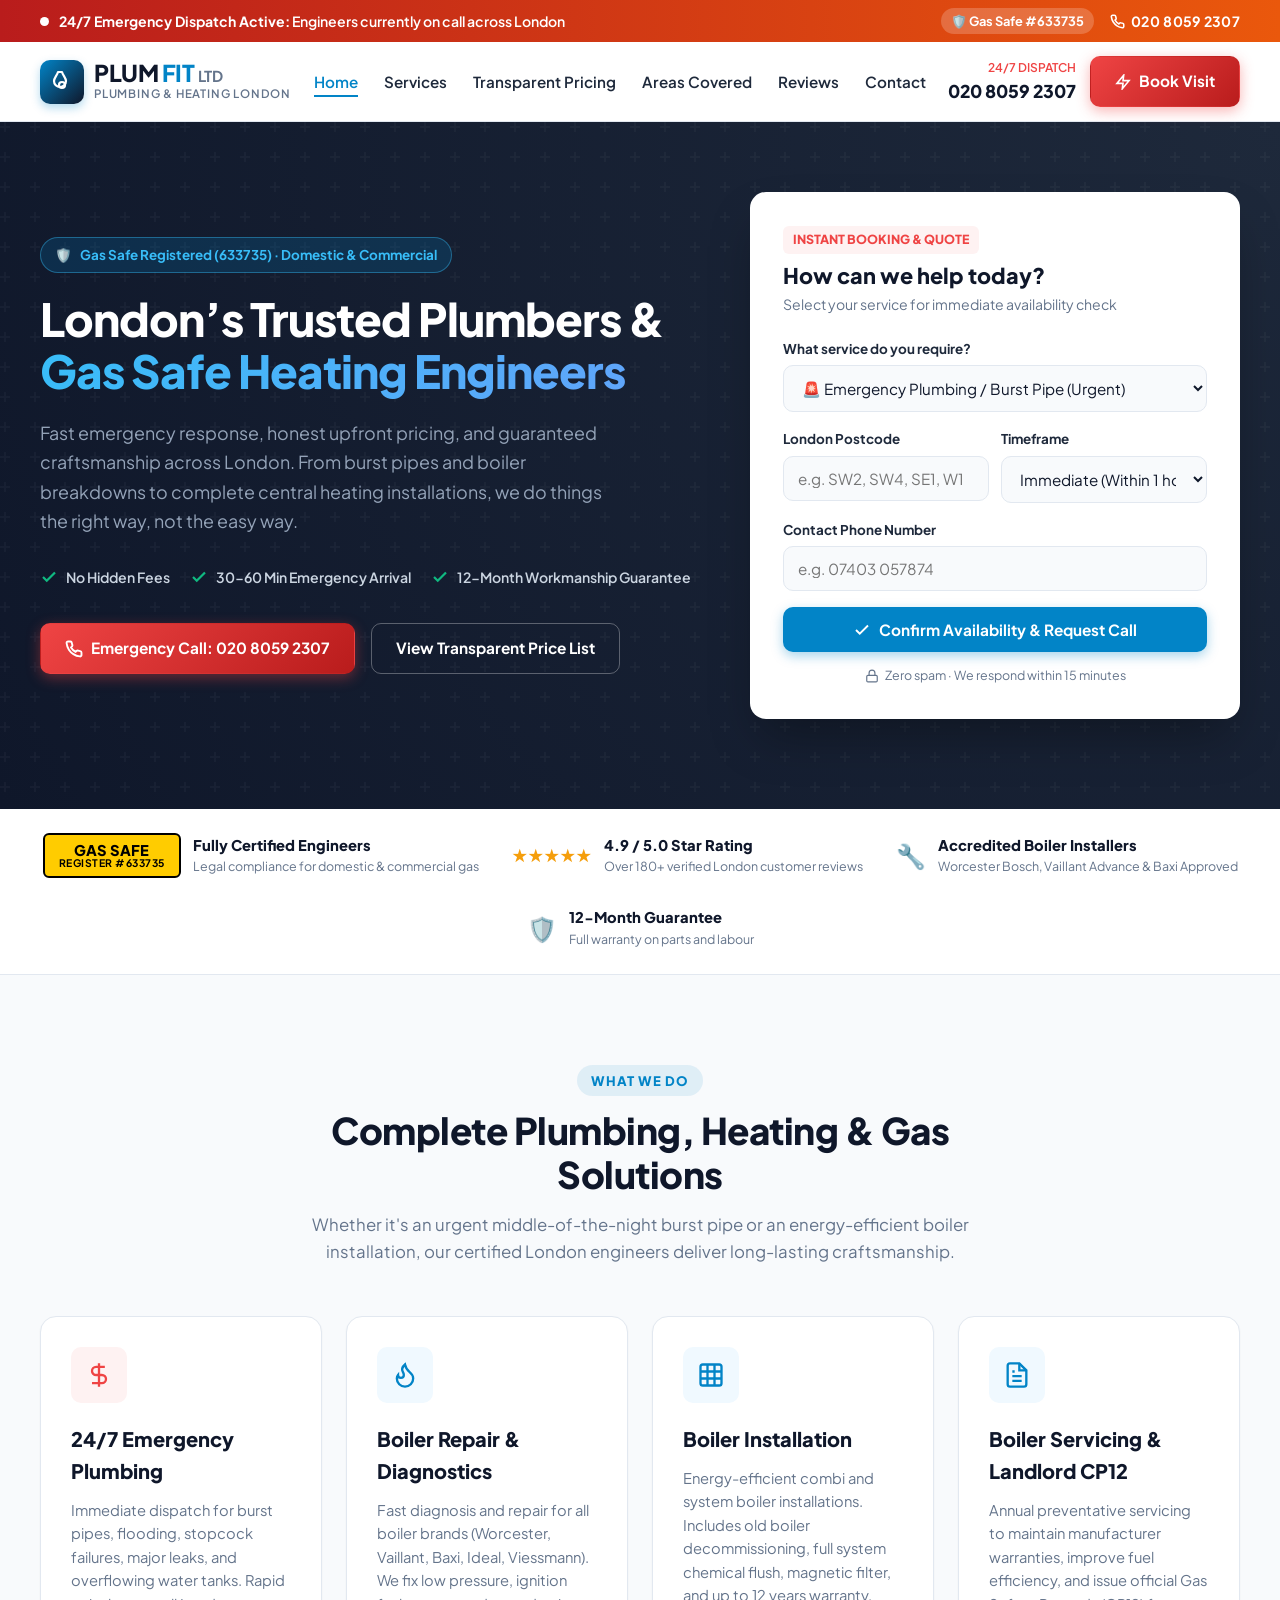
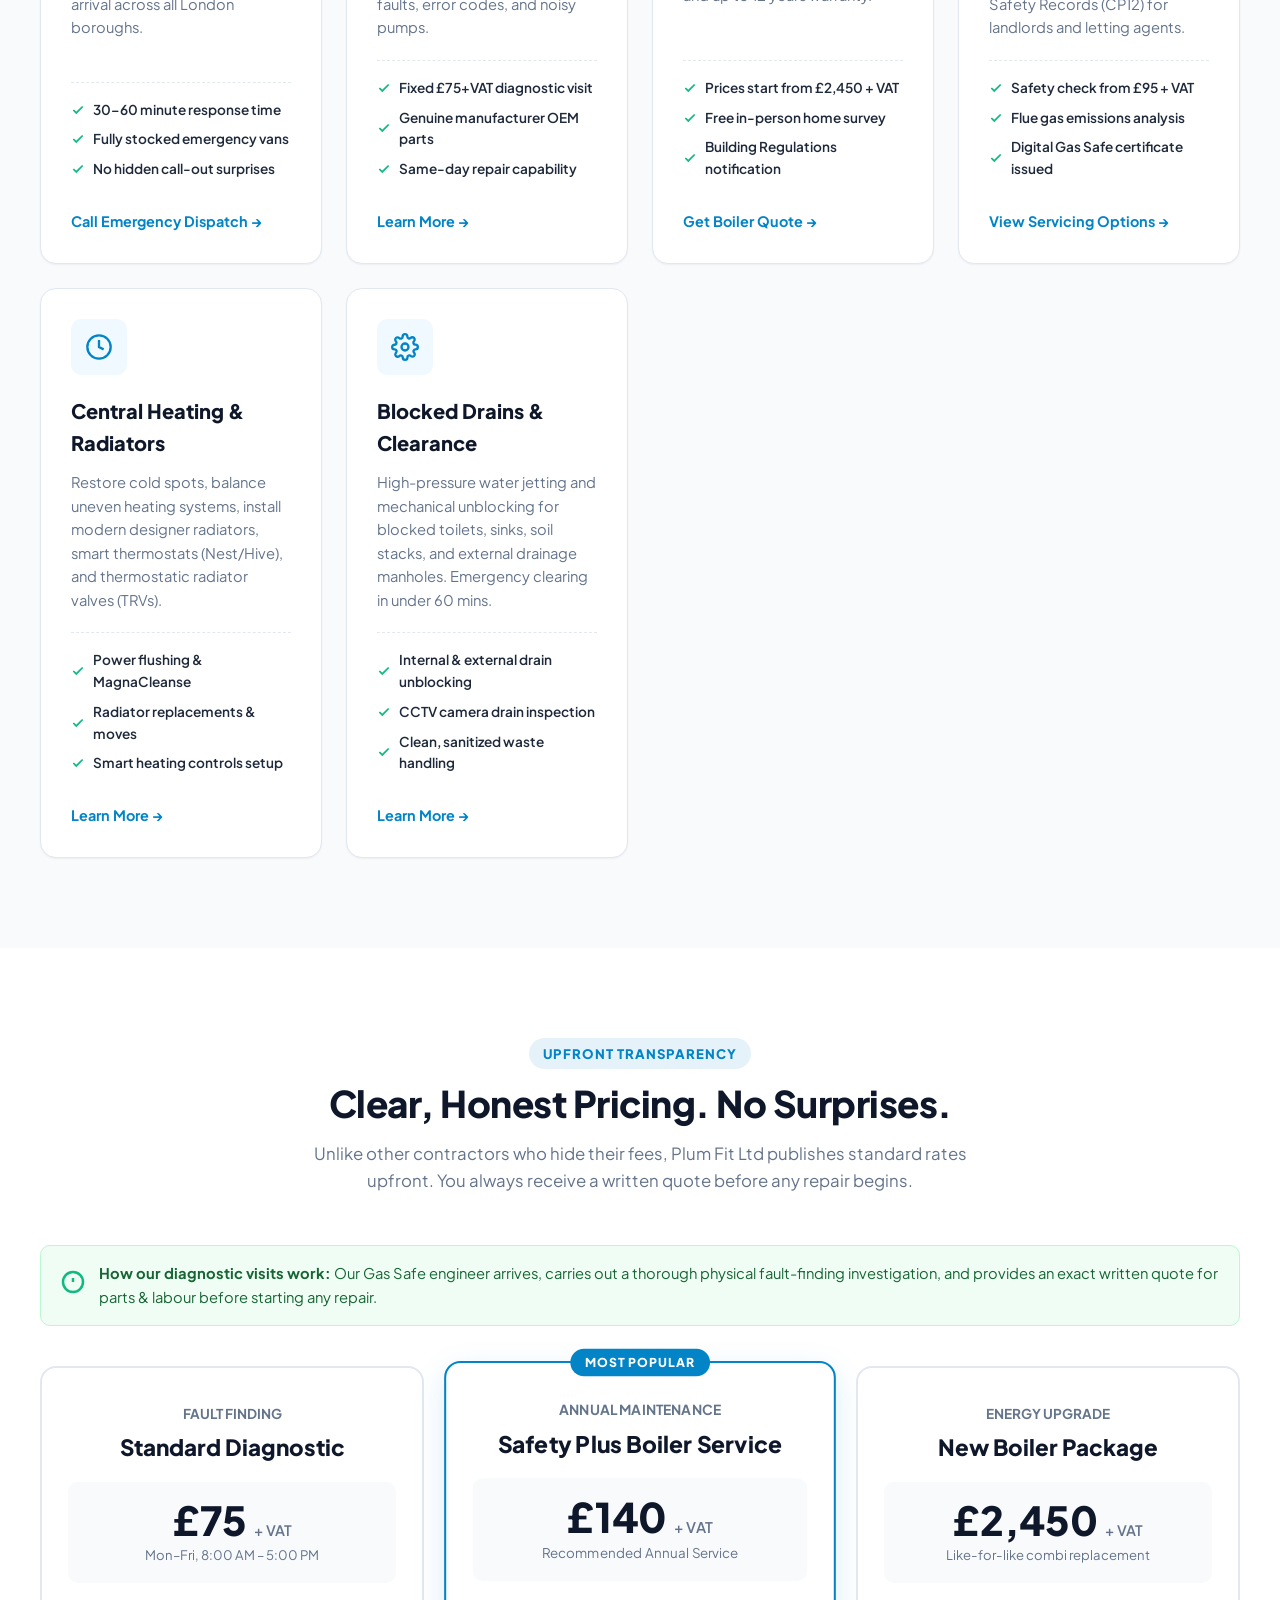
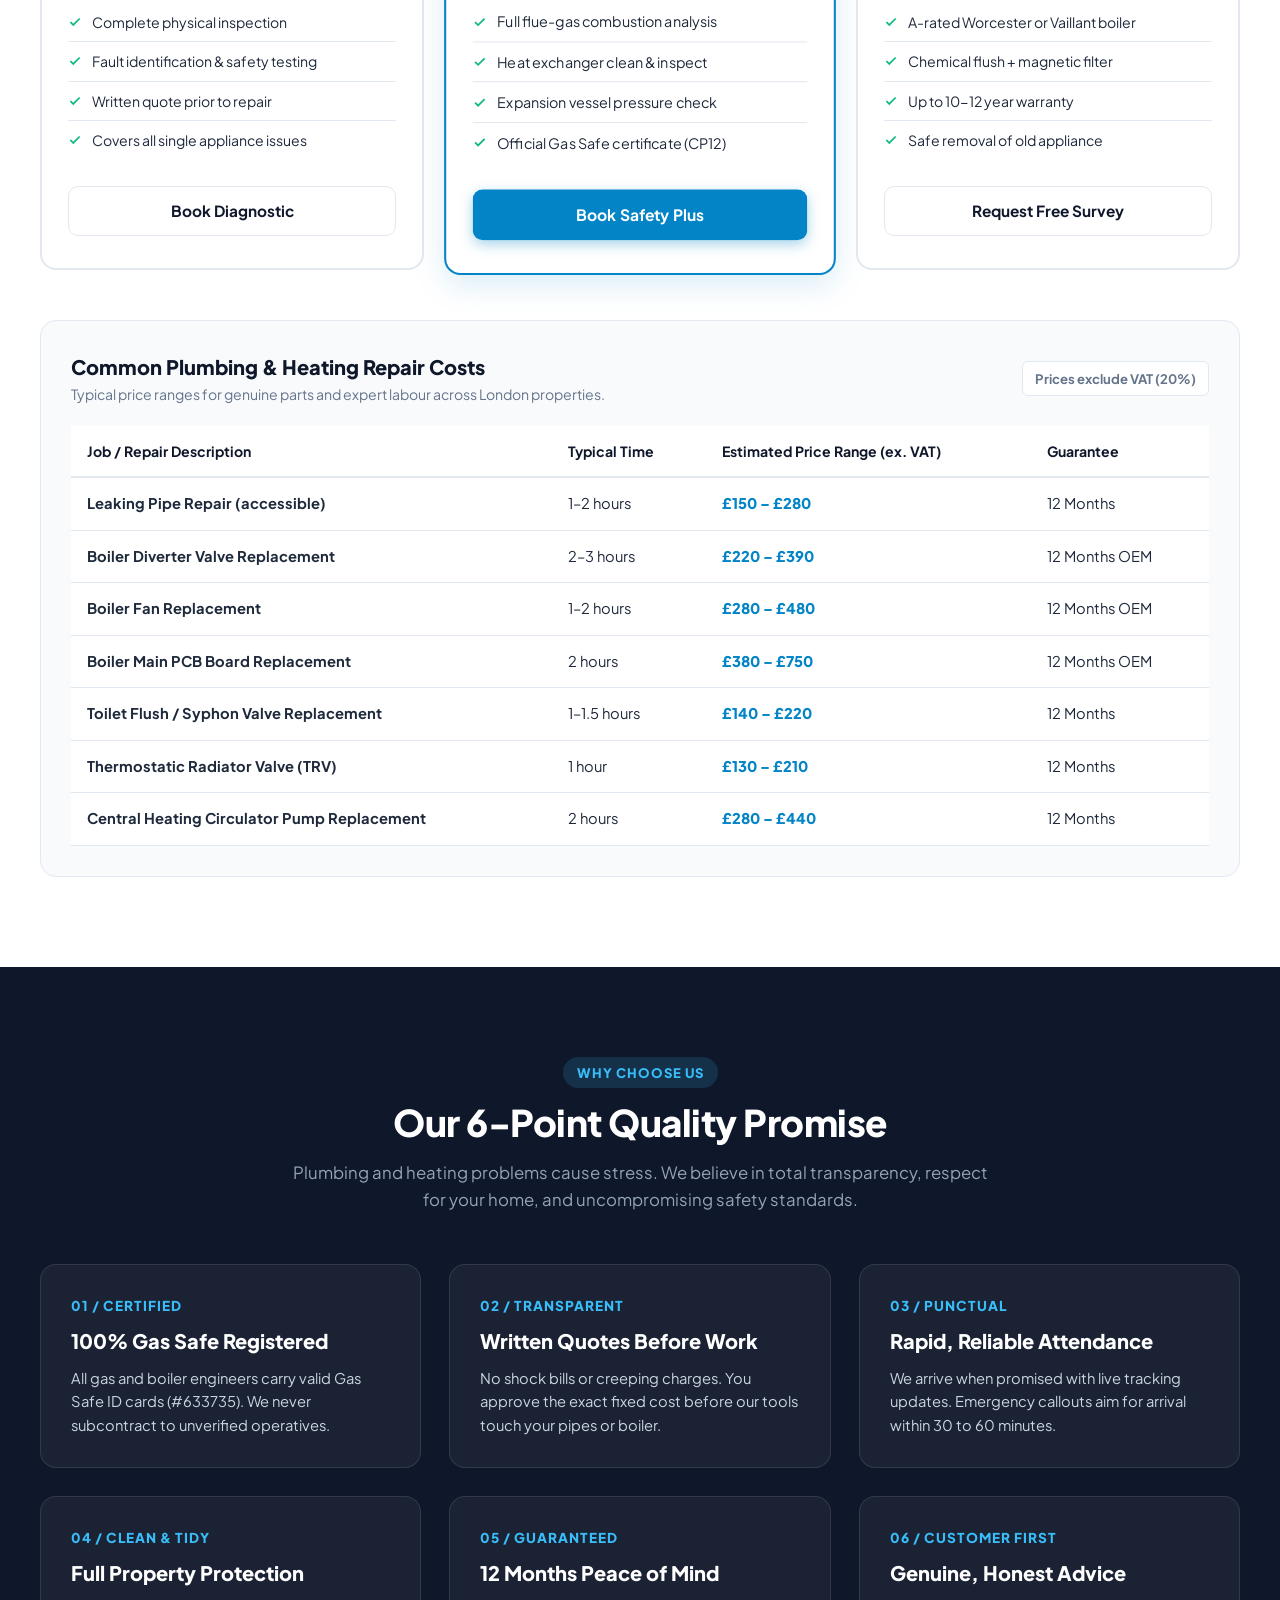
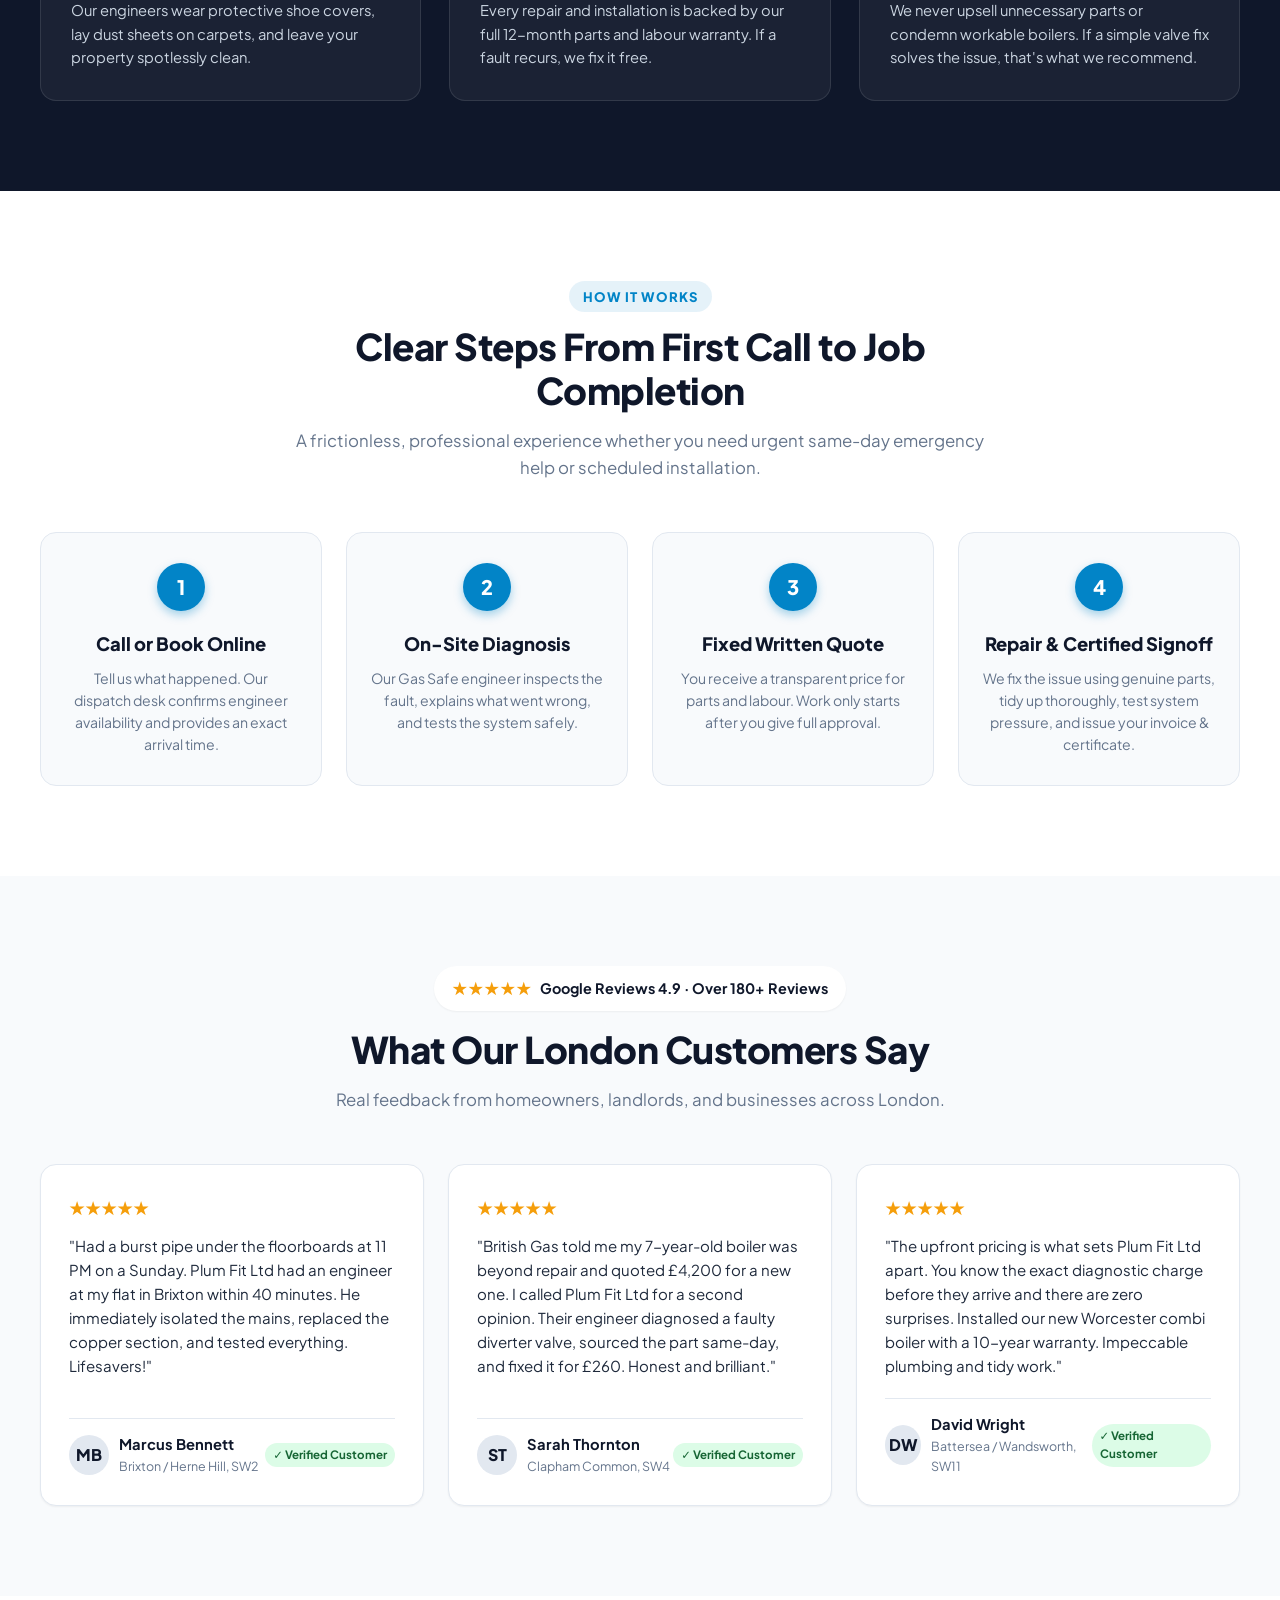
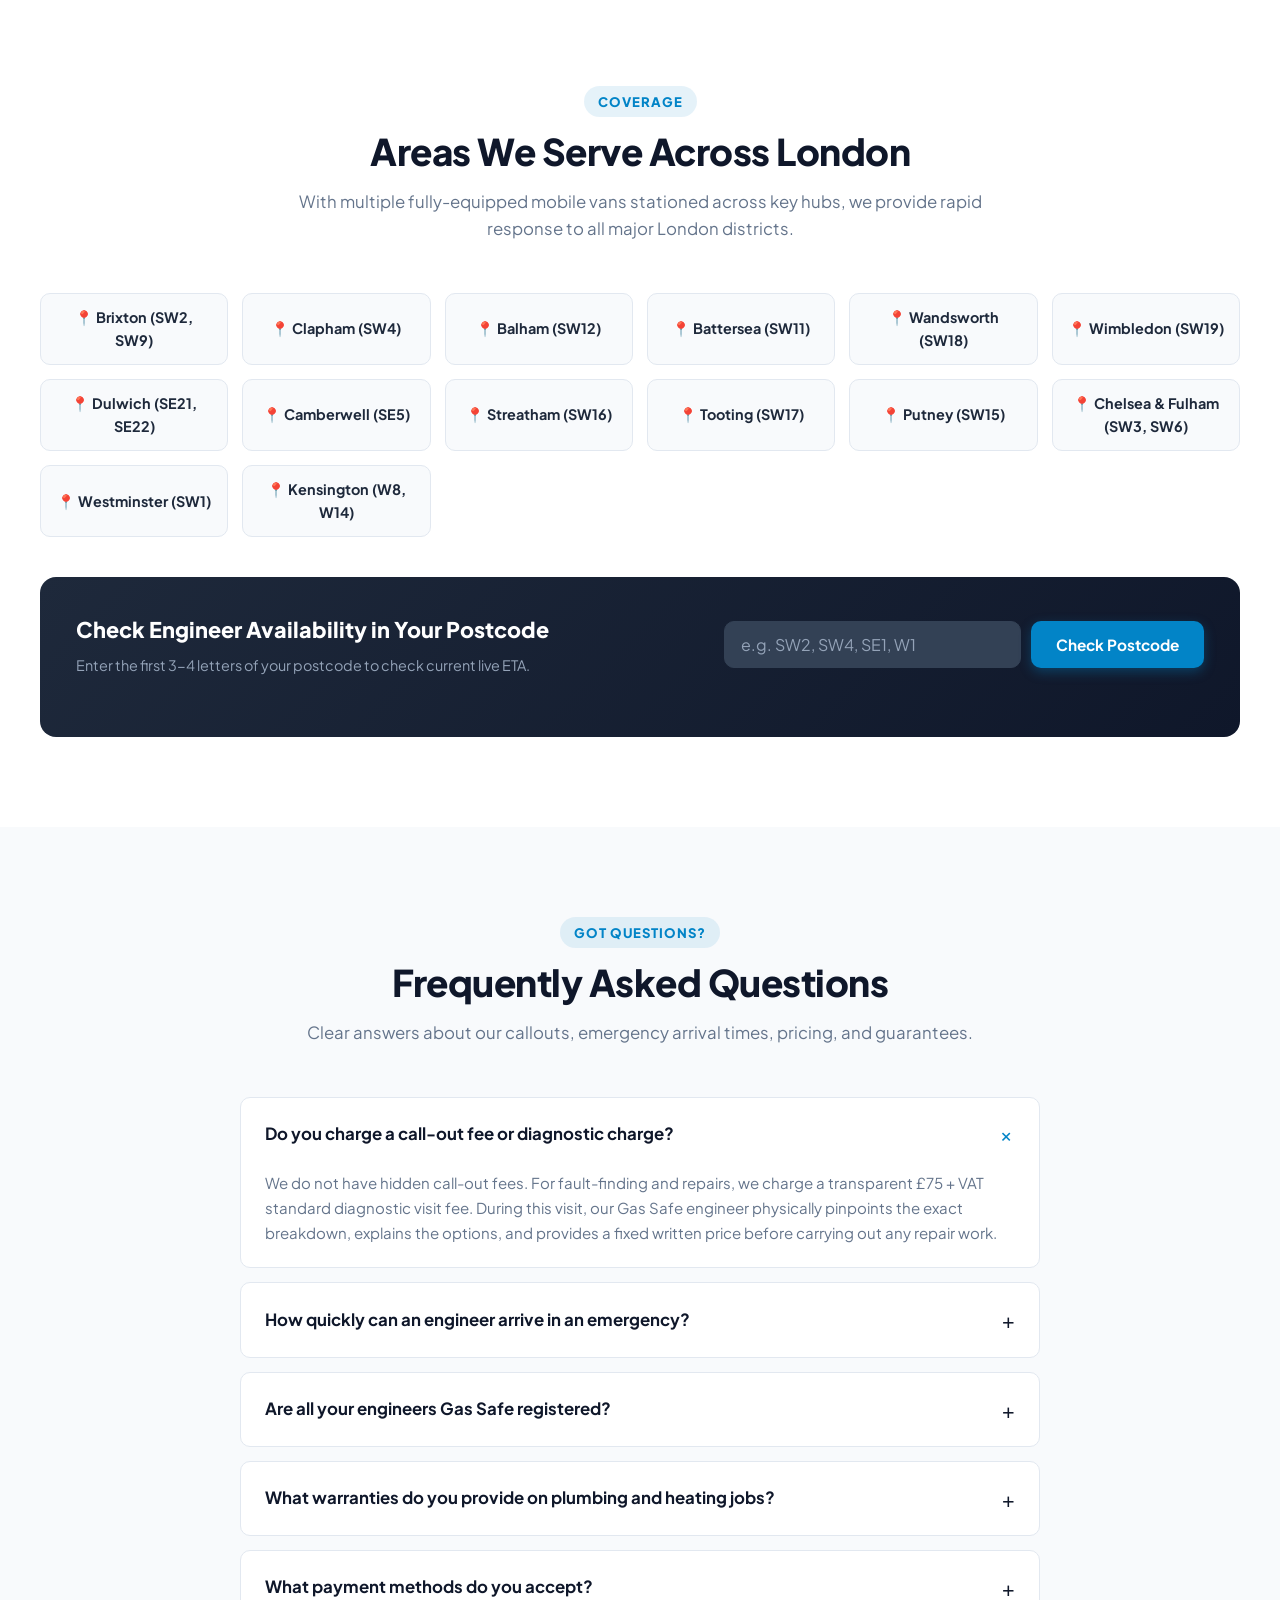
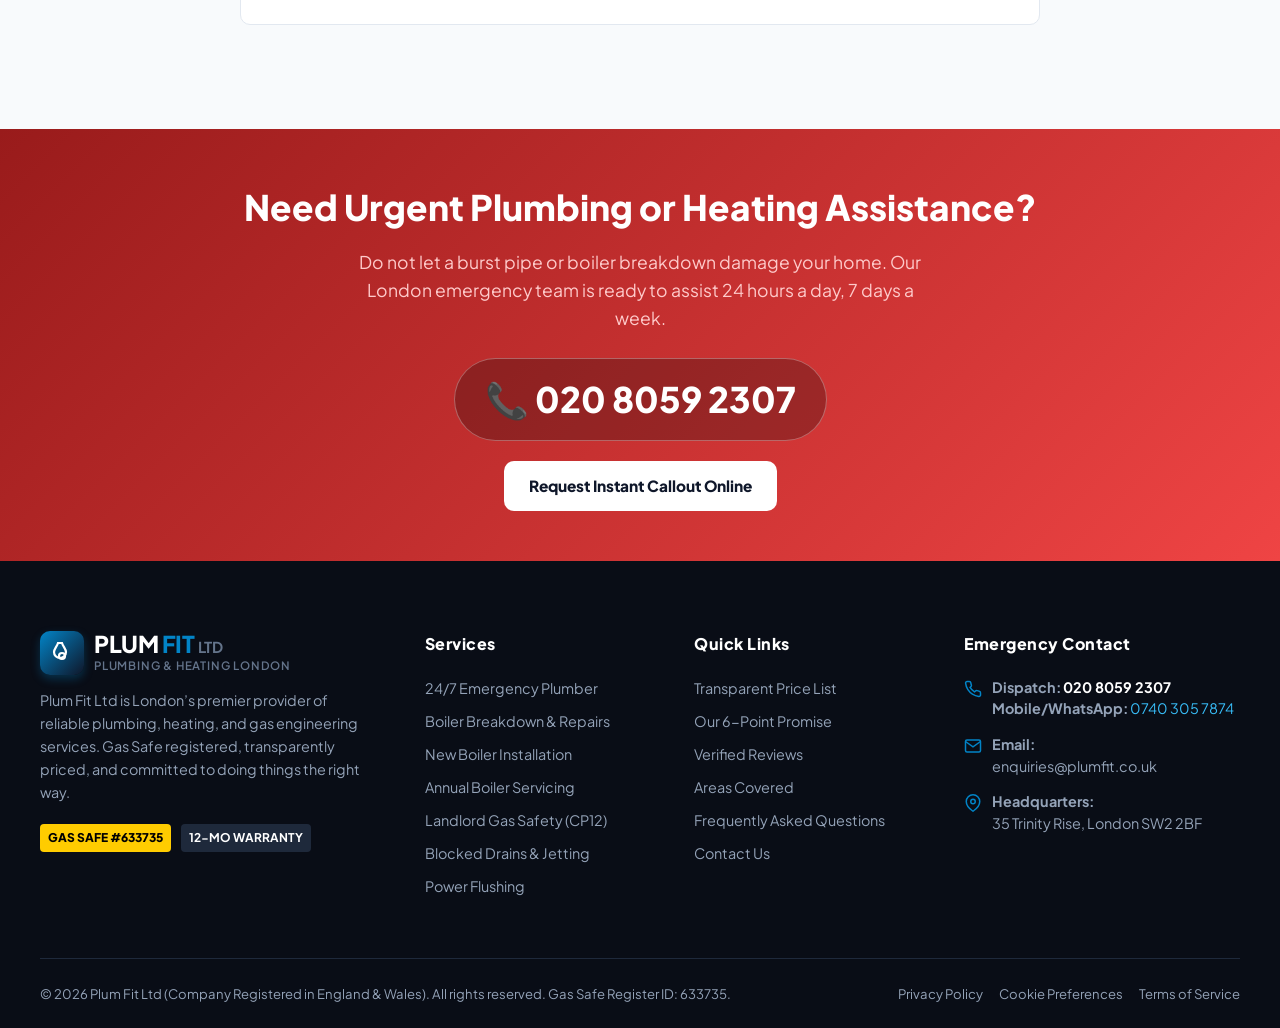
<file: index.html>
<!DOCTYPE html>
<html lang="en-GB">
<head>
  <meta charset="UTF-8">
  <meta name="viewport" content="width=device-width, initial-scale=1.0">
  <title>Plum Fit Ltd | Gas Safe Heating Engineers & 24/7 Emergency Plumbers London</title>
  <meta name="description" content="Plum Fit Ltd provides reliable plumbing, heating, boiler repairs, and 24/7 emergency callouts across London. Gas Safe registered (633735). Transparent upfront pricing and guaranteed workmanship.">
  <meta name="keywords" content="Plum Fit Ltd, plumber London, emergency plumber London, boiler repair, Gas Safe engineer, central heating, drainage London">
  
  <!-- Open Graph / Meta -->
  <meta property="og:title" content="Plum Fit Ltd - 24/7 Emergency Plumbers & Gas Safe Heating Engineers">
  <meta property="og:description" content="Transparent pricing, no hidden fees, fast 24/7 emergency dispatch across London. Call 020 8059 2307.">
  <meta property="og:type" content="website">
  <meta property="og:locale" content="en_GB">

  <!-- Fonts & Stylesheet -->
  <link rel="preconnect" href="https://fonts.googleapis.com">
  <link rel="preconnect" href="https://fonts.gstatic.com" crossorigin>
  <link href="https://fonts.googleapis.com/css2?family=Plus+Jakarta+Sans:wght@400;500;600;700;800;900&display=swap" rel="stylesheet">
  <link rel="stylesheet" href="css/styles.css">

  <!-- Schema.org JSON-LD Structured Data -->
  <script type="application/ld+json">
  {
    "@context": "https://schema.org",
    "@type": "Plumber",
    "name": "Plum Fit Ltd",
    "description": "Gas Safe registered heating engineers and 24/7 emergency plumbers in London. Specialising in boiler repairs, annual servicing, bathroom fitting, drain clearance, and central heating installations.",
    "url": "https://www.plumfit.co.uk",
    "telephone": "+442080592307",
    "email": "enquiries@plumfit.co.uk",
    "address": {
      "@type": "PostalAddress",
      "streetAddress": "35 Trinity Rise",
      "addressLocality": "London",
      "addressRegion": "Greater London",
      "postalCode": "SW2 2BF",
      "addressCountry": "GB"
    },
    "geo": {
      "@type": "GeoCoordinates",
      "latitude": 51.4458,
      "longitude": -0.1078
    },
    "hasCredential": {
      "@type": "EducationalOccupationalCredential",
      "credentialCategory": "Gas Safe Register",
      "recognizedBy": {
        "@type": "Organization",
        "name": "Gas Safe Register"
      },
      "identifier": "633735"
    },
    "priceRange": "££",
    "openingHoursSpecification": [
      {
        "@type": "OpeningHoursSpecification",
        "dayOfWeek": ["Monday","Tuesday","Wednesday","Thursday","Friday","Saturday","Sunday"],
        "opens": "00:00",
        "closes": "23:59"
      }
    ],
    "areaServed": [
      {"@type": "City", "name": "Balham"},
      {"@type": "City", "name": "Clapham"},
      {"@type": "City", "name": "Brixton"},
      {"@type": "City", "name": "Battersea"},
      {"@type": "City", "name": "Wandsworth"},
      {"@type": "City", "name": "Wimbledon"},
      {"@type": "City", "name": "Dulwich"},
      {"@type": "City", "name": "Westminster"},
      {"@type": "City", "name": "Chelsea"},
      {"@type": "City", "name": "Kensington"}
    ]
  }
  </script>
</head>
<body>

  <!-- 1. Top Emergency Bar -->
  <aside class="top-bar" aria-label="Emergency information banner">
    <div class="container top-bar-inner">
      <div class="top-bar-left">
        <span class="pulse-dot"></span>
        <span><strong>24/7 Emergency Dispatch Active:</strong> Engineers currently on call across London</span>
      </div>
      <div class="top-bar-right">
        <span class="top-badge">🛡️ Gas Safe #633735</span>
        <a href="tel:02080592307" class="top-phone-link">
          <svg width="15" height="15" viewBox="0 0 24 24" fill="none" stroke="currentColor" stroke-width="2.5"><path d="M22 16.92v3a2 2 0 0 1-2.18 2 19.79 19.79 0 0 1-8.63-3.07 19.5 19.5 0 0 1-6-6 19.79 19.79 0 0 1-3.07-8.67A2 2 0 0 1 4.11 2h3a2 2 0 0 1 2 1.72 12.84 12.84 0 0 0 .7 2.81 2 2 0 0 1-.45 2.11L8.09 9.91a16 16 0 0 0 6 6l1.27-1.27a2 2 0 0 1 2.11-.45 12.84 12.84 0 0 0 2.81.7A2 2 0 0 1 22 16.92z"/></svg>
          020 8059 2307
        </a>
      </div>
    </div>
  </aside>

  <!-- 2. Sticky Navbar -->
  <header class="navbar">
    <div class="container nav-container">
      <a href="index.html" class="brand-logo" aria-label="Plum Fit Ltd Home">
        <div class="logo-icon">
          <!-- Stylised Flame & Water Pipe Drop Icon -->
          <svg width="24" height="24" viewBox="0 0 24 24" fill="none" stroke="currentColor" stroke-width="2.2" stroke-linecap="round" stroke-linejoin="round">
            <path d="M12 2c1.1 3.5 4 6 4 9a6 6 0 1 1-12 0c0-3 2.9-5.5 4-9z"/>
            <path d="M12 12a3 3 0 0 0-3 3c0 1.66 1.34 3 3 3s3-1.34 3-3a3 3 0 0 0-3-3z"/>
          </svg>
        </div>
        <div class="logo-text">
          <span class="brand-name">PLUM <span>FIT</span> <small style="font-size:0.65em; font-weight:700; color:#64748b;">LTD</small></span>
          <span class="brand-tagline">Plumbing & Heating London</span>
        </div>
      </a>

      <!-- Desktop Nav Menu -->
      <nav>
        <ul class="nav-menu" id="navMenu">
          <li><a href="index.html" class="nav-link active">Home</a></li>
          <li><a href="services.html" class="nav-link">Services</a></li>
          <li><a href="pricing.html" class="nav-link">Transparent Pricing</a></li>
          <li><a href="#areas" class="nav-link">Areas Covered</a></li>
          <li><a href="#reviews" class="nav-link">Reviews</a></li>
          <li><a href="contact.html" class="nav-link">Contact</a></li>
        </ul>
      </nav>

      <!-- Nav Actions -->
      <div class="nav-actions">
        <div class="phone-quick-dial">
          <span class="phone-label">24/7 Dispatch</span>
          <a href="tel:02080592307" class="phone-num">020 8059 2307</a>
        </div>
        <a href="#book" class="btn btn-emergency">
          <svg width="16" height="16" viewBox="0 0 24 24" fill="none" stroke="currentColor" stroke-width="2.5"><polygon points="13 2 3 14 12 14 11 22 21 10 12 10 13 2"/></svg>
          Book Visit
        </a>
        <button class="mobile-toggle" id="mobileToggle" aria-label="Toggle Navigation Menu">
          <svg width="26" height="26" viewBox="0 0 24 24" fill="none" stroke="currentColor" stroke-width="2"><line x1="3" y1="12" x2="21" y2="12"></line><line x1="3" y1="6" x2="21" y2="6"></line><line x1="3" y1="18" x2="21" y2="18"></line></svg>
        </button>
      </div>
    </div>
  </header>

  <!-- 3. Hero Section -->
  <main>
    <section class="hero-section">
      <div class="container hero-grid">
        <div class="hero-content">
          <div class="hero-tag">
            <span>🛡️</span> Gas Safe Registered (633735) &middot; Domestic & Commercial
          </div>
          <h1 class="hero-title">
            London’s Trusted Plumbers & <span class="highlight">Gas Safe Heating Engineers</span>
          </h1>
          <p class="hero-desc">
            Fast emergency response, honest upfront pricing, and guaranteed craftsmanship across London. From burst pipes and boiler breakdowns to complete central heating installations, we do things the right way, not the easy way.
          </p>

          <div class="hero-trust-row">
            <div class="trust-item">
              <svg width="18" height="18" viewBox="0 0 24 24" fill="none" stroke="currentColor" stroke-width="3"><polyline points="20 6 9 17 4 12"/></svg>
              <span>No Hidden Fees</span>
            </div>
            <div class="trust-item">
              <svg width="18" height="18" viewBox="0 0 24 24" fill="none" stroke="currentColor" stroke-width="3"><polyline points="20 6 9 17 4 12"/></svg>
              <span>30-60 Min Emergency Arrival</span>
            </div>
            <div class="trust-item">
              <svg width="18" height="18" viewBox="0 0 24 24" fill="none" stroke="currentColor" stroke-width="3"><polyline points="20 6 9 17 4 12"/></svg>
              <span>12-Month Workmanship Guarantee</span>
            </div>
          </div>

          <div class="hero-buttons">
            <a href="tel:02080592307" class="btn btn-emergency">
              <svg width="18" height="18" viewBox="0 0 24 24" fill="none" stroke="currentColor" stroke-width="2.5"><path d="M22 16.92v3a2 2 0 0 1-2.18 2 19.79 19.79 0 0 1-8.63-3.07 19.5 19.5 0 0 1-6-6 19.79 19.79 0 0 1-3.07-8.67A2 2 0 0 1 4.11 2h3a2 2 0 0 1 2 1.72 12.84 12.84 0 0 0 .7 2.81 2 2 0 0 1-.45 2.11L8.09 9.91a16 16 0 0 0 6 6l1.27-1.27a2 2 0 0 1 2.11-.45 12.84 12.84 0 0 0 2.81.7A2 2 0 0 1 22 16.92z"/></svg>
              Emergency Call: 020 8059 2307
            </a>
            <a href="pricing.html" class="btn btn-outline" style="color: white; border-color: rgba(255,255,255,0.3);">
              View Transparent Price List
            </a>
          </div>
        </div>

        <!-- Interactive Lead Capture / Quote Card -->
        <div class="quote-card" id="book">
          <div class="quote-card-header">
            <span class="quote-card-badge">Instant Booking & Quote</span>
            <h2 class="quote-card-title">How can we help today?</h2>
            <p class="quote-card-subtitle">Select your service for immediate availability check</p>
          </div>

          <form id="heroBookingForm">
            <div class="form-group">
              <label class="form-label" for="bookingService">What service do you require?</label>
              <select class="form-control" id="bookingService" required>
                <option value="emergency-plumbing">🚨 Emergency Plumbing / Burst Pipe (Urgent)</option>
                <option value="boiler-repair">🔥 Boiler Breakdown / No Heating & Hot Water</option>
                <option value="boiler-service">🛡️ Annual Boiler Service / Landlord CP12</option>
                <option value="boiler-install">✨ New Boiler Installation & Quote</option>
                <option value="blocked-drain">🚿 Blocked Drains / Waste Clearance</option>
                <option value="general-plumbing">🔧 Tap, Toilet or General Plumbing Repair</option>
                <option value="bathroom-fitting">🛁 Bathroom Installation & Remodel</option>
                <option value="commercial-gas">🏢 Commercial Gas & Plant Room</option>
              </select>
            </div>

            <div class="form-row">
              <div class="form-group">
                <label class="form-label" for="bookingPostcode">London Postcode</label>
                <input type="text" class="form-control" id="bookingPostcode" placeholder="e.g. SW2, SW4, SE1, W1" required>
              </div>
              <div class="form-group">
                <label class="form-label" for="bookingUrgency">Timeframe</label>
                <select class="form-control" id="bookingUrgency">
                  <option value="immediate">Immediate (Within 1 hour)</option>
                  <option value="today">Today</option>
                  <option value="this-week">This Week</option>
                  <option value="planned">Flexible / Planned</option>
                </select>
              </div>
            </div>

            <div class="form-group">
              <label class="form-label" for="bookingPhone">Contact Phone Number</label>
              <input type="tel" class="form-control" id="bookingPhone" placeholder="e.g. 07403 057874" required>
            </div>

            <button type="submit" class="btn btn-primary btn-block">
              <svg width="18" height="18" viewBox="0 0 24 24" fill="none" stroke="currentColor" stroke-width="2.5"><polyline points="20 6 9 17 4 12"/></svg>
              Confirm Availability & Request Call
            </button>

            <div class="form-security">
              <svg width="14" height="14" viewBox="0 0 24 24" fill="none" stroke="currentColor" stroke-width="2"><rect x="3" y="11" width="18" height="11" rx="2" ry="2"/><path d="M7 11V7a5 5 0 0 1 10 0v4"/></svg>
              <span>Zero spam &middot; We respond within 15 minutes</span>
            </div>
          </form>
        </div>
      </div>
    </section>

    <!-- 4. Accreditations & Trust Bar -->
    <section class="accreditations-bar">
      <div class="container accred-inner">
        <!-- Gas Safe Badge -->
        <div class="accred-box">
          <div class="gas-safe-badge">
            GAS SAFE
            <small>REGISTER #633735</small>
          </div>
          <div class="accred-text">
            <span class="accred-title">Fully Certified Engineers</span>
            <span class="accred-sub">Legal compliance for domestic & commercial gas</span>
          </div>
        </div>

        <!-- Google Reviews -->
        <div class="accred-box">
          <div class="rating-stars">★★★★★</div>
          <div class="accred-text">
            <span class="accred-title">4.9 / 5.0 Star Rating</span>
            <span class="accred-sub">Over 180+ verified London customer reviews</span>
          </div>
        </div>

        <!-- Manufacturer Accreditations -->
        <div class="accred-box">
          <div style="font-size: 1.5rem;">🔧</div>
          <div class="accred-text">
            <span class="accred-title">Accredited Boiler Installers</span>
            <span class="accred-sub">Worcester Bosch, Vaillant Advance & Baxi Approved</span>
          </div>
        </div>

        <!-- Guarantee -->
        <div class="accred-box">
          <div style="font-size: 1.5rem;">🛡️</div>
          <div class="accred-text">
            <span class="accred-title">12-Month Guarantee</span>
            <span class="accred-sub">Full warranty on parts and labour</span>
          </div>
        </div>
      </div>
    </section>

    <!-- 5. Comprehensive Services Grid -->
    <section class="section-services" id="services">
      <div class="container">
        <div class="section-header">
          <span class="section-tag">What We Do</span>
          <h2 class="section-title">Complete Plumbing, Heating & Gas Solutions</h2>
          <p class="section-subtitle">
            Whether it's an urgent middle-of-the-night burst pipe or an energy-efficient boiler installation, our certified London engineers deliver long-lasting craftsmanship.
          </p>
        </div>

        <div class="services-grid">
          <!-- Service 1 -->
          <article class="service-card emergency-highlight">
            <div class="service-icon-box">
              <svg width="28" height="28" viewBox="0 0 24 24" fill="none" stroke="currentColor" stroke-width="2"><path d="M12 2v20M17 5H9.5a3.5 3.5 0 0 0 0 7h5a3.5 3.5 0 0 1 0 7H6"/></svg>
            </div>
            <h3 class="service-title">24/7 Emergency Plumbing</h3>
            <p class="service-desc">
              Immediate dispatch for burst pipes, flooding, stopcock failures, major leaks, and overflowing water tanks. Rapid arrival across all London boroughs.
            </p>
            <ul class="service-features">
              <li><svg width="14" height="14" viewBox="0 0 24 24" fill="none" stroke="currentColor" stroke-width="3"><polyline points="20 6 9 17 4 12"/></svg> 30–60 minute response time</li>
              <li><svg width="14" height="14" viewBox="0 0 24 24" fill="none" stroke="currentColor" stroke-width="3"><polyline points="20 6 9 17 4 12"/></svg> Fully stocked emergency vans</li>
              <li><svg width="14" height="14" viewBox="0 0 24 24" fill="none" stroke="currentColor" stroke-width="3"><polyline points="20 6 9 17 4 12"/></svg> No hidden call-out surprises</li>
            </ul>
            <a href="tel:02080592307" class="service-link">Call Emergency Dispatch &rarr;</a>
          </article>

          <!-- Service 2 -->
          <article class="service-card">
            <div class="service-icon-box">
              <svg width="28" height="28" viewBox="0 0 24 24" fill="none" stroke="currentColor" stroke-width="2"><path d="M8.5 14.5A2.5 2.5 0 0 0 11 12c0-1.38-.5-2-1-3-1.072-2.143-.224-4.054 2-6 .5 2.5 2 4.9 4 6.5 2 1.6 3 3.5 3 5.5a7 7 0 1 1-14 0c0-1.153.433-2.294 1-3a2.5 2.5 0 0 0 2.5 2.5z"/></svg>
            </div>
            <h3 class="service-title">Boiler Repair & Diagnostics</h3>
            <p class="service-desc">
              Fast diagnosis and repair for all boiler brands (Worcester, Vaillant, Baxi, Ideal, Viessmann). We fix low pressure, ignition faults, error codes, and noisy pumps.
            </p>
            <ul class="service-features">
              <li><svg width="14" height="14" viewBox="0 0 24 24" fill="none" stroke="currentColor" stroke-width="3"><polyline points="20 6 9 17 4 12"/></svg> Fixed £75+VAT diagnostic visit</li>
              <li><svg width="14" height="14" viewBox="0 0 24 24" fill="none" stroke="currentColor" stroke-width="3"><polyline points="20 6 9 17 4 12"/></svg> Genuine manufacturer OEM parts</li>
              <li><svg width="14" height="14" viewBox="0 0 24 24" fill="none" stroke="currentColor" stroke-width="3"><polyline points="20 6 9 17 4 12"/></svg> Same-day repair capability</li>
            </ul>
            <a href="services.html" class="service-link">Learn More &rarr;</a>
          </article>

          <!-- Service 3 -->
          <article class="service-card">
            <div class="service-icon-box">
              <svg width="28" height="28" viewBox="0 0 24 24" fill="none" stroke="currentColor" stroke-width="2"><rect x="3" y="3" width="18" height="18" rx="2"/><path d="M9 3v18M15 3v18M3 9h18M3 15h18"/></svg>
            </div>
            <h3 class="service-title">Boiler Installation</h3>
            <p class="service-desc">
              Energy-efficient combi and system boiler installations. Includes old boiler decommissioning, full system chemical flush, magnetic filter, and up to 12 years warranty.
            </p>
            <ul class="service-features">
              <li><svg width="14" height="14" viewBox="0 0 24 24" fill="none" stroke="currentColor" stroke-width="3"><polyline points="20 6 9 17 4 12"/></svg> Prices start from £2,450 + VAT</li>
              <li><svg width="14" height="14" viewBox="0 0 24 24" fill="none" stroke="currentColor" stroke-width="3"><polyline points="20 6 9 17 4 12"/></svg> Free in-person home survey</li>
              <li><svg width="14" height="14" viewBox="0 0 24 24" fill="none" stroke="currentColor" stroke-width="3"><polyline points="20 6 9 17 4 12"/></svg> Building Regulations notification</li>
            </ul>
            <a href="services.html" class="service-link">Get Boiler Quote &rarr;</a>
          </article>

          <!-- Service 4 -->
          <article class="service-card">
            <div class="service-icon-box">
              <svg width="28" height="28" viewBox="0 0 24 24" fill="none" stroke="currentColor" stroke-width="2"><path d="M14 2H6a2 2 0 0 0-2 2v16a2 2 0 0 0 2 2h12a2 2 0 0 0 2-2V8z"/><polyline points="14 2 14 8 20 8"/><line x1="16" y1="13" x2="8" y2="13"/><line x1="16" y1="17" x2="8" y2="17"/><polyline points="10 9 9 9 8 9"/></svg>
            </div>
            <h3 class="service-title">Boiler Servicing & Landlord CP12</h3>
            <p class="service-desc">
              Annual preventative servicing to maintain manufacturer warranties, improve fuel efficiency, and issue official Gas Safety Records (CP12) for landlords and letting agents.
            </p>
            <ul class="service-features">
              <li><svg width="14" height="14" viewBox="0 0 24 24" fill="none" stroke="currentColor" stroke-width="3"><polyline points="20 6 9 17 4 12"/></svg> Safety check from £95 + VAT</li>
              <li><svg width="14" height="14" viewBox="0 0 24 24" fill="none" stroke="currentColor" stroke-width="3"><polyline points="20 6 9 17 4 12"/></svg> Flue gas emissions analysis</li>
              <li><svg width="14" height="14" viewBox="0 0 24 24" fill="none" stroke="currentColor" stroke-width="3"><polyline points="20 6 9 17 4 12"/></svg> Digital Gas Safe certificate issued</li>
            </ul>
            <a href="pricing.html" class="service-link">View Servicing Options &rarr;</a>
          </article>

          <!-- Service 5 -->
          <article class="service-card">
            <div class="service-icon-box">
              <svg width="28" height="28" viewBox="0 0 24 24" fill="none" stroke="currentColor" stroke-width="2"><circle cx="12" cy="12" r="10"/><path d="M12 6v6l4 2"/></svg>
            </div>
            <h3 class="service-title">Central Heating & Radiators</h3>
            <p class="service-desc">
              Restore cold spots, balance uneven heating systems, install modern designer radiators, smart thermostats (Nest/Hive), and thermostatic radiator valves (TRVs).
            </p>
            <ul class="service-features">
              <li><svg width="14" height="14" viewBox="0 0 24 24" fill="none" stroke="currentColor" stroke-width="3"><polyline points="20 6 9 17 4 12"/></svg> Power flushing & MagnaCleanse</li>
              <li><svg width="14" height="14" viewBox="0 0 24 24" fill="none" stroke="currentColor" stroke-width="3"><polyline points="20 6 9 17 4 12"/></svg> Radiator replacements & moves</li>
              <li><svg width="14" height="14" viewBox="0 0 24 24" fill="none" stroke="currentColor" stroke-width="3"><polyline points="20 6 9 17 4 12"/></svg> Smart heating controls setup</li>
            </ul>
            <a href="services.html" class="service-link">Learn More &rarr;</a>
          </article>

          <!-- Service 6 -->
          <article class="service-card">
            <div class="service-icon-box">
              <svg width="28" height="28" viewBox="0 0 24 24" fill="none" stroke="currentColor" stroke-width="2"><circle cx="12" cy="12" r="3"/><path d="M19.4 15a1.65 1.65 0 0 0 .33 1.82l.06.06a2 2 0 0 1 0 2.83 2 2 0 0 1-2.83 0l-.06-.06a1.65 1.65 0 0 0-1.82-.33 1.65 1.65 0 0 0-1 1.51V21a2 2 0 0 1-2 2 2 2 0 0 1-2-2v-.09A1.65 1.65 0 0 0 9 19.4a1.65 1.65 0 0 0-1.82.33l-.06.06a2 2 0 0 1-2.83 0 2 2 0 0 1 0-2.83l.06-.06a1.65 1.65 0 0 0 .33-1.82 1.65 1.65 0 0 0-1.51-1H3a2 2 0 0 1-2-2 2 2 0 0 1 2-2h.09A1.65 1.65 0 0 0 4.6 9a1.65 1.65 0 0 0-.33-1.82l-.06-.06a2 2 0 0 1 0-2.83 2 2 0 0 1 2.83 0l.06.06a1.65 1.65 0 0 0 1.82.33H9a1.65 1.65 0 0 0 1-1.51V3a2 2 0 0 1 2-2 2 2 0 0 1 2 2v.09a1.65 1.65 0 0 0 1 1.51 1.65 1.65 0 0 0 1.82-.33l.06-.06a2 2 0 0 1 2.83 0 2 2 0 0 1 0 2.83l-.06.06a1.65 1.65 0 0 0-.33 1.82V9a1.65 1.65 0 0 0 1.51 1H21a2 2 0 0 1 2 2 2 2 0 0 1-2 2h-.09a1.65 1.65 0 0 0-1.51 1z"/></svg>
            </div>
            <h3 class="service-title">Blocked Drains & Clearance</h3>
            <p class="service-desc">
              High-pressure water jetting and mechanical unblocking for blocked toilets, sinks, soil stacks, and external drainage manholes. Emergency clearing in under 60 mins.
            </p>
            <ul class="service-features">
              <li><svg width="14" height="14" viewBox="0 0 24 24" fill="none" stroke="currentColor" stroke-width="3"><polyline points="20 6 9 17 4 12"/></svg> Internal & external drain unblocking</li>
              <li><svg width="14" height="14" viewBox="0 0 24 24" fill="none" stroke="currentColor" stroke-width="3"><polyline points="20 6 9 17 4 12"/></svg> CCTV camera drain inspection</li>
              <li><svg width="14" height="14" viewBox="0 0 24 24" fill="none" stroke="currentColor" stroke-width="3"><polyline points="20 6 9 17 4 12"/></svg> Clean, sanitized waste handling</li>
            </ul>
            <a href="services.html" class="service-link">Learn More &rarr;</a>
          </article>
        </div>
      </div>
    </section>

    <!-- 6. Transparent Pricing (The Winning BlueFlame Strategy) -->
    <section class="section-pricing" id="pricing">
      <div class="container">
        <div class="section-header">
          <span class="section-tag">Upfront Transparency</span>
          <h2 class="section-title">Clear, Honest Pricing. No Surprises.</h2>
          <p class="section-subtitle">
            Unlike other contractors who hide their fees, Plum Fit Ltd publishes standard rates upfront. You always receive a written quote before any repair begins.
          </p>
        </div>

        <div class="pricing-notice">
          <div class="pricing-notice-icon">
            <svg width="24" height="24" viewBox="0 0 24 24" fill="none" stroke="currentColor" stroke-width="2.5"><circle cx="12" cy="12" r="10"/><line x1="12" y1="8" x2="12" y2="12"/><line x1="12" y1="16" x2="12.01" y2="16"/></svg>
          </div>
          <div class="pricing-notice-text">
            <strong>How our diagnostic visits work:</strong> Our Gas Safe engineer arrives, carries out a thorough physical fault-finding investigation, and provides an exact written quote for parts & labour before starting any repair.
          </div>
        </div>

        <div class="pricing-cards">
          <!-- Card 1 -->
          <div class="pricing-card">
            <div class="pricing-header">
              <span class="pricing-category">Fault Finding</span>
              <h3 class="pricing-name">Standard Diagnostic</h3>
            </div>
            <div class="pricing-price-box">
              <div class="pricing-price">£75 <span>+ VAT</span></div>
              <p class="pricing-sub">Mon–Fri, 8:00 AM – 5:00 PM</p>
            </div>
            <ul class="pricing-items">
              <li><svg width="14" height="14" viewBox="0 0 24 24" fill="none" stroke="currentColor" stroke-width="3"><polyline points="20 6 9 17 4 12"/></svg> Complete physical inspection</li>
              <li><svg width="14" height="14" viewBox="0 0 24 24" fill="none" stroke="currentColor" stroke-width="3"><polyline points="20 6 9 17 4 12"/></svg> Fault identification & safety testing</li>
              <li><svg width="14" height="14" viewBox="0 0 24 24" fill="none" stroke="currentColor" stroke-width="3"><polyline points="20 6 9 17 4 12"/></svg> Written quote prior to repair</li>
              <li><svg width="14" height="14" viewBox="0 0 24 24" fill="none" stroke="currentColor" stroke-width="3"><polyline points="20 6 9 17 4 12"/></svg> Covers all single appliance issues</li>
            </ul>
            <a href="#book" class="btn btn-outline btn-block">Book Diagnostic</a>
          </div>

          <!-- Card 2 (Featured) -->
          <div class="pricing-card featured">
            <span class="pricing-popular-badge">Most Popular</span>
            <div class="pricing-header">
              <span class="pricing-category">Annual Maintenance</span>
              <h3 class="pricing-name">Safety Plus Boiler Service</h3>
            </div>
            <div class="pricing-price-box">
              <div class="pricing-price">£140 <span>+ VAT</span></div>
              <p class="pricing-sub">Recommended Annual Service</p>
            </div>
            <ul class="pricing-items">
              <li><svg width="14" height="14" viewBox="0 0 24 24" fill="none" stroke="currentColor" stroke-width="3"><polyline points="20 6 9 17 4 12"/></svg> Full flue-gas combustion analysis</li>
              <li><svg width="14" height="14" viewBox="0 0 24 24" fill="none" stroke="currentColor" stroke-width="3"><polyline points="20 6 9 17 4 12"/></svg> Heat exchanger clean & inspect</li>
              <li><svg width="14" height="14" viewBox="0 0 24 24" fill="none" stroke="currentColor" stroke-width="3"><polyline points="20 6 9 17 4 12"/></svg> Expansion vessel pressure check</li>
              <li><svg width="14" height="14" viewBox="0 0 24 24" fill="none" stroke="currentColor" stroke-width="3"><polyline points="20 6 9 17 4 12"/></svg> Official Gas Safe certificate (CP12)</li>
            </ul>
            <a href="#book" class="btn btn-primary btn-block">Book Safety Plus</a>
          </div>

          <!-- Card 3 -->
          <div class="pricing-card">
            <div class="pricing-header">
              <span class="pricing-category">Energy Upgrade</span>
              <h3 class="pricing-name">New Boiler Package</h3>
            </div>
            <div class="pricing-price-box">
              <div class="pricing-price">£2,450 <span>+ VAT</span></div>
              <p class="pricing-sub">Like-for-like combi replacement</p>
            </div>
            <ul class="pricing-items">
              <li><svg width="14" height="14" viewBox="0 0 24 24" fill="none" stroke="currentColor" stroke-width="3"><polyline points="20 6 9 17 4 12"/></svg> A-rated Worcester or Vaillant boiler</li>
              <li><svg width="14" height="14" viewBox="0 0 24 24" fill="none" stroke="currentColor" stroke-width="3"><polyline points="20 6 9 17 4 12"/></svg> Chemical flush + magnetic filter</li>
              <li><svg width="14" height="14" viewBox="0 0 24 24" fill="none" stroke="currentColor" stroke-width="3"><polyline points="20 6 9 17 4 12"/></svg> Up to 10-12 year warranty</li>
              <li><svg width="14" height="14" viewBox="0 0 24 24" fill="none" stroke="currentColor" stroke-width="3"><polyline points="20 6 9 17 4 12"/></svg> Safe removal of old appliance</li>
            </ul>
            <a href="#book" class="btn btn-outline btn-block">Request Free Survey</a>
          </div>
        </div>

        <!-- Common Repairs Benchmark Table -->
        <div class="repairs-table-wrapper">
          <div class="repairs-table-header">
            <div>
              <h3 class="repairs-table-title">Common Plumbing & Heating Repair Costs</h3>
              <p style="font-size: 0.88rem; color: #64748b;">Typical price ranges for genuine parts and expert labour across London properties.</p>
            </div>
            <span style="font-size: 0.82rem; font-weight: 700; color: #64748b; background: white; padding: 6px 12px; border-radius: 6px; border: 1px solid #e2e8f0;">Prices exclude VAT (20%)</span>
          </div>

          <div class="table-responsive">
            <table class="custom-table">
              <thead>
                <tr>
                  <th>Job / Repair Description</th>
                  <th>Typical Time</th>
                  <th>Estimated Price Range (ex. VAT)</th>
                  <th>Guarantee</th>
                </tr>
              </thead>
              <tbody>
                <tr>
                  <td><strong>Leaking Pipe Repair (accessible)</strong></td>
                  <td>1–2 hours</td>
                  <td><span class="price-tag">£150 – £280</span></td>
                  <td>12 Months</td>
                </tr>
                <tr>
                  <td><strong>Boiler Diverter Valve Replacement</strong></td>
                  <td>2–3 hours</td>
                  <td><span class="price-tag">£220 – £390</span></td>
                  <td>12 Months OEM</td>
                </tr>
                <tr>
                  <td><strong>Boiler Fan Replacement</strong></td>
                  <td>1–2 hours</td>
                  <td><span class="price-tag">£280 – £480</span></td>
                  <td>12 Months OEM</td>
                </tr>
                <tr>
                  <td><strong>Boiler Main PCB Board Replacement</strong></td>
                  <td>2 hours</td>
                  <td><span class="price-tag">£380 – £750</span></td>
                  <td>12 Months OEM</td>
                </tr>
                <tr>
                  <td><strong>Toilet Flush / Syphon Valve Replacement</strong></td>
                  <td>1–1.5 hours</td>
                  <td><span class="price-tag">£140 – £220</span></td>
                  <td>12 Months</td>
                </tr>
                <tr>
                  <td><strong>Thermostatic Radiator Valve (TRV)</strong></td>
                  <td>1 hour</td>
                  <td><span class="price-tag">£130 – £210</span></td>
                  <td>12 Months</td>
                </tr>
                <tr>
                  <td><strong>Central Heating Circulator Pump Replacement</strong></td>
                  <td>2 hours</td>
                  <td><span class="price-tag">£280 – £440</span></td>
                  <td>12 Months</td>
                </tr>
              </tbody>
            </table>
          </div>
        </div>
      </div>
    </section>

    <!-- 7. Our 6-Point Promise -->
    <section class="section-promise" id="promise">
      <div class="container">
        <div class="section-header">
          <span class="section-tag" style="background: rgba(56, 189, 248, 0.15); color: #38bdf8;">Why Choose Us</span>
          <h2 class="section-title">Our 6-Point Quality Promise</h2>
          <p class="section-subtitle">
            Plumbing and heating problems cause stress. We believe in total transparency, respect for your home, and uncompromising safety standards.
          </p>
        </div>

        <div class="promise-grid">
          <div class="promise-card">
            <div class="promise-number">01 / Certified</div>
            <h3 class="promise-title">100% Gas Safe Registered</h3>
            <p class="promise-desc">All gas and boiler engineers carry valid Gas Safe ID cards (#633735). We never subcontract to unverified operatives.</p>
          </div>

          <div class="promise-card">
            <div class="promise-number">02 / Transparent</div>
            <h3 class="promise-title">Written Quotes Before Work</h3>
            <p class="promise-desc">No shock bills or creeping charges. You approve the exact fixed cost before our tools touch your pipes or boiler.</p>
          </div>

          <div class="promise-card">
            <div class="promise-number">03 / Punctual</div>
            <h3 class="promise-title">Rapid, Reliable Attendance</h3>
            <p class="promise-desc">We arrive when promised with live tracking updates. Emergency callouts aim for arrival within 30 to 60 minutes.</p>
          </div>

          <div class="promise-card">
            <div class="promise-number">04 / Clean & Tidy</div>
            <h3 class="promise-title">Full Property Protection</h3>
            <p class="promise-desc">Our engineers wear protective shoe covers, lay dust sheets on carpets, and leave your property spotlessly clean.</p>
          </div>

          <div class="promise-card">
            <div class="promise-number">05 / Guaranteed</div>
            <h3 class="promise-title">12 Months Peace of Mind</h3>
            <p class="promise-desc">Every repair and installation is backed by our full 12-month parts and labour warranty. If a fault recurs, we fix it free.</p>
          </div>

          <div class="promise-card">
            <div class="promise-number">06 / Customer First</div>
            <h3 class="promise-title">Genuine, Honest Advice</h3>
            <p class="promise-desc">We never upsell unnecessary parts or condemn workable boilers. If a simple valve fix solves the issue, that's what we recommend.</p>
          </div>
        </div>
      </div>
    </section>

    <!-- 8. 4-Step Process Section -->
    <section class="section-process">
      <div class="container">
        <div class="section-header">
          <span class="section-tag">How It Works</span>
          <h2 class="section-title">Clear Steps From First Call to Job Completion</h2>
          <p class="section-subtitle">
            A frictionless, professional experience whether you need urgent same-day emergency help or scheduled installation.
          </p>
        </div>

        <div class="process-steps">
          <div class="step-card">
            <div class="step-badge">1</div>
            <h3 class="step-title">Call or Book Online</h3>
            <p class="step-desc">Tell us what happened. Our dispatch desk confirms engineer availability and provides an exact arrival time.</p>
          </div>

          <div class="step-card">
            <div class="step-badge">2</div>
            <h3 class="step-title">On-Site Diagnosis</h3>
            <p class="step-desc">Our Gas Safe engineer inspects the fault, explains what went wrong, and tests the system safely.</p>
          </div>

          <div class="step-card">
            <div class="step-badge">3</div>
            <h3 class="step-title">Fixed Written Quote</h3>
            <p class="step-desc">You receive a transparent price for parts and labour. Work only starts after you give full approval.</p>
          </div>

          <div class="step-card">
            <div class="step-badge">4</div>
            <h3 class="step-title">Repair & Certified Signoff</h3>
            <p class="step-desc">We fix the issue using genuine parts, tidy up thoroughly, test system pressure, and issue your invoice & certificate.</p>
          </div>
        </div>
      </div>
    </section>

    <!-- 9. Reviews & Social Proof -->
    <section class="section-reviews" id="reviews">
      <div class="container">
        <div class="section-header">
          <div class="reviews-header-badge">
            <span class="rating-stars">★★★★★</span>
            <span style="font-size: 0.9rem; font-weight: 700; color: #0f172a;">Google Reviews 4.9 &middot; Over 180+ Reviews</span>
          </div>
          <h2 class="section-title">What Our London Customers Say</h2>
          <p class="section-subtitle">
            Real feedback from homeowners, landlords, and businesses across London.
          </p>
        </div>

        <div class="reviews-grid">
          <article class="review-card">
            <div class="review-stars">★★★★★</div>
            <p class="review-quote">
              "Had a burst pipe under the floorboards at 11 PM on a Sunday. Plum Fit Ltd had an engineer at my flat in Brixton within 40 minutes. He immediately isolated the mains, replaced the copper section, and tested everything. Lifesavers!"
            </p>
            <div class="review-author">
              <div class="author-info">
                <div class="author-avatar">MB</div>
                <div>
                  <div class="author-name">Marcus Bennett</div>
                  <div class="author-loc">Brixton / Herne Hill, SW2</div>
                </div>
              </div>
              <span class="verified-tag">✓ Verified Customer</span>
            </div>
          </article>

          <article class="review-card">
            <div class="review-stars">★★★★★</div>
            <p class="review-quote">
              "British Gas told me my 7-year-old boiler was beyond repair and quoted £4,200 for a new one. I called Plum Fit Ltd for a second opinion. Their engineer diagnosed a faulty diverter valve, sourced the part same-day, and fixed it for £260. Honest and brilliant."
            </p>
            <div class="review-author">
              <div class="author-info">
                <div class="author-avatar">ST</div>
                <div>
                  <div class="author-name">Sarah Thornton</div>
                  <div class="author-loc">Clapham Common, SW4</div>
                </div>
              </div>
              <span class="verified-tag">✓ Verified Customer</span>
            </div>
          </article>

          <article class="review-card">
            <div class="review-stars">★★★★★</div>
            <p class="review-quote">
              "The upfront pricing is what sets Plum Fit Ltd apart. You know the exact diagnostic charge before they arrive and there are zero surprises. Installed our new Worcester combi boiler with a 10-year warranty. Impeccable plumbing and tidy work."
            </p>
            <div class="review-author">
              <div class="author-info">
                <div class="author-avatar">DW</div>
                <div>
                  <div class="author-name">David Wright</div>
                  <div class="author-loc">Battersea / Wandsworth, SW11</div>
                </div>
              </div>
              <span class="verified-tag">✓ Verified Customer</span>
            </div>
          </article>
        </div>
      </div>
    </section>

    <!-- 10. Service Areas & Postcode Radius Checker -->
    <section class="section-areas" id="areas">
      <div class="container">
        <div class="section-header">
          <span class="section-tag">Coverage</span>
          <h2 class="section-title">Areas We Serve Across London</h2>
          <p class="section-subtitle">
            With multiple fully-equipped mobile vans stationed across key hubs, we provide rapid response to all major London districts.
          </p>
        </div>

        <div class="areas-grid">
          <a href="#book" class="area-pill">📍 Brixton (SW2, SW9)</a>
          <a href="#book" class="area-pill">📍 Clapham (SW4)</a>
          <a href="#book" class="area-pill">📍 Balham (SW12)</a>
          <a href="#book" class="area-pill">📍 Battersea (SW11)</a>
          <a href="#book" class="area-pill">📍 Wandsworth (SW18)</a>
          <a href="#book" class="area-pill">📍 Wimbledon (SW19)</a>
          <a href="#book" class="area-pill">📍 Dulwich (SE21, SE22)</a>
          <a href="#book" class="area-pill">📍 Camberwell (SE5)</a>
          <a href="#book" class="area-pill">📍 Streatham (SW16)</a>
          <a href="#book" class="area-pill">📍 Tooting (SW17)</a>
          <a href="#book" class="area-pill">📍 Putney (SW15)</a>
          <a href="#book" class="area-pill">📍 Chelsea & Fulham (SW3, SW6)</a>
          <a href="#book" class="area-pill">📍 Westminster (SW1)</a>
          <a href="#book" class="area-pill">📍 Kensington (W8, W14)</a>
        </div>

        <!-- Interactive Postcode Checker -->
        <div class="postcode-box">
          <div>
            <h3 style="font-size: 1.35rem; font-weight: 800; margin-bottom: 6px;">Check Engineer Availability in Your Postcode</h3>
            <p style="font-size: 0.9rem; color: #94a3b8;">Enter the first 3-4 letters of your postcode to check current live ETA.</p>
          </div>
          <form class="postcode-form" id="postcodeCheckerForm">
            <input type="text" class="postcode-input" id="postcodeQuery" placeholder="e.g. SW2, SW4, SE1, W1" required>
            <button type="submit" class="btn btn-primary">Check Postcode</button>
          </form>
          <div id="postcodeResult" style="width: 100%;"></div>
        </div>
      </div>
    </section>

    <!-- 11. FAQ Accordion -->
    <section class="section-faq" id="faq">
      <div class="container">
        <div class="section-header">
          <span class="section-tag">Got Questions?</span>
          <h2 class="section-title">Frequently Asked Questions</h2>
          <p class="section-subtitle">
            Clear answers about our callouts, emergency arrival times, pricing, and guarantees.
          </p>
        </div>

        <div class="faq-list">
          <div class="faq-item">
            <div class="faq-question">
              <span>Do you charge a call-out fee or diagnostic charge?</span>
              <span class="faq-icon">+</span>
            </div>
            <div class="faq-answer">
              <p>
                We do not have hidden call-out fees. For fault-finding and repairs, we charge a transparent £75 + VAT standard diagnostic visit fee. During this visit, our Gas Safe engineer physically pinpoints the exact breakdown, explains the options, and provides a fixed written price before carrying out any repair work.
              </p>
            </div>
          </div>

          <div class="faq-item">
            <div class="faq-question">
              <span>How quickly can an engineer arrive in an emergency?</span>
              <span class="faq-icon">+</span>
            </div>
            <div class="faq-answer">
              <p>
                Our average emergency response time across London is between 30 and 60 minutes, depending on traffic and location. For urgent hazards (such as uncontrolled water leaks or smelling gas), we dispatch our nearest available on-duty van immediately.
              </p>
            </div>
          </div>

          <div class="faq-item">
            <div class="faq-question">
              <span>Are all your engineers Gas Safe registered?</span>
              <span class="faq-icon">+</span>
            </div>
            <div class="faq-answer">
              <p>
                Yes. Every heating and gas engineer working for Plum Fit Ltd is registered with the Gas Safe Register (Registration #633735). You can check their official Gas Safe ID card upon arrival at your property.
              </p>
            </div>
          </div>

          <div class="faq-item">
            <div class="faq-question">
              <span>What warranties do you provide on plumbing and heating jobs?</span>
              <span class="faq-icon">+</span>
            </div>
            <div class="faq-answer">
              <p>
                All repair work is protected by our 12-Month Workmanship Guarantee. Replacement parts carry full manufacturer warranties. On new boiler installations from Worcester Bosch or Vaillant, you receive between 7 and 12 years of manufacturer warranty.
              </p>
            </div>
          </div>

          <div class="faq-item">
            <div class="faq-question">
              <span>What payment methods do you accept?</span>
              <span class="faq-icon">+</span>
            </div>
            <div class="faq-answer">
              <p>
                We accept all major debit and credit cards (Visa, Mastercard, American Express), contactless mobile payments (Apple Pay, Google Pay), and direct bank transfers. We provide instant digital VAT receipts and Gas Safe documentation via email.
              </p>
            </div>
          </div>
        </div>
      </div>
    </section>

    <!-- 12. Emergency Banner -->
    <section class="emergency-dispatch-banner">
      <div class="container">
        <h2 class="dispatch-title">Need Urgent Plumbing or Heating Assistance?</h2>
        <p class="dispatch-desc">
          Do not let a burst pipe or boiler breakdown damage your home. Our London emergency team is ready to assist 24 hours a day, 7 days a week.
        </p>
        <a href="tel:02080592307" class="dispatch-phone">
          📞 020 8059 2307
        </a>
        <br>
        <a href="#book" class="btn btn-light" style="font-weight: 800;">
          Request Instant Callout Online
        </a>
      </div>
    </section>
  </main>

  <!-- 13. Footer -->
  <footer class="site-footer">
    <div class="container">
      <div class="footer-grid">
        <div class="footer-brand">
          <div class="brand-logo">
            <div class="logo-icon">
              <svg width="24" height="24" viewBox="0 0 24 24" fill="none" stroke="currentColor" stroke-width="2.2">
                <path d="M12 2c1.1 3.5 4 6 4 9a6 6 0 1 1-12 0c0-3 2.9-5.5 4-9z"/>
                <path d="M12 12a3 3 0 0 0-3 3c0 1.66 1.34 3 3 3s3-1.34 3-3a3 3 0 0 0-3-3z"/>
              </svg>
            </div>
            <div class="logo-text">
              <span class="brand-name">PLUM <span>FIT</span> <small style="font-size:0.65em; font-weight:700; color:#64748b;">LTD</small></span>
              <span class="brand-tagline">Plumbing & Heating London</span>
            </div>
          </div>
          <p class="footer-desc">
            Plum Fit Ltd is London’s premier provider of reliable plumbing, heating, and gas engineering services. Gas Safe registered, transparently priced, and committed to doing things the right way.
          </p>
          <div class="footer-cert-badges">
            <span style="background: #ffcc00; color: #000; font-size: 0.75rem; font-weight: 900; padding: 4px 8px; border-radius: 4px;">GAS SAFE #633735</span>
            <span style="background: #1e293b; color: white; font-size: 0.75rem; font-weight: 700; padding: 4px 8px; border-radius: 4px;">12-MO WARRANTY</span>
          </div>
        </div>

        <div>
          <h4 class="footer-heading">Services</h4>
          <ul class="footer-links">
            <li><a href="services.html">24/7 Emergency Plumber</a></li>
            <li><a href="services.html">Boiler Breakdown & Repairs</a></li>
            <li><a href="services.html">New Boiler Installation</a></li>
            <li><a href="services.html">Annual Boiler Servicing</a></li>
            <li><a href="services.html">Landlord Gas Safety (CP12)</a></li>
            <li><a href="services.html">Blocked Drains & Jetting</a></li>
            <li><a href="services.html">Power Flushing</a></li>
          </ul>
        </div>

        <div>
          <h4 class="footer-heading">Quick Links</h4>
          <ul class="footer-links">
            <li><a href="pricing.html">Transparent Price List</a></li>
            <li><a href="#promise">Our 6-Point Promise</a></li>
            <li><a href="#reviews">Verified Reviews</a></li>
            <li><a href="#areas">Areas Covered</a></li>
            <li><a href="#faq">Frequently Asked Questions</a></li>
            <li><a href="contact.html">Contact Us</a></li>
          </ul>
        </div>

        <div>
          <h4 class="footer-heading">Emergency Contact</h4>
          <div class="footer-contact-item">
            <svg width="18" height="18" viewBox="0 0 24 24" fill="none" stroke="currentColor" stroke-width="2"><path d="M22 16.92v3a2 2 0 0 1-2.18 2 19.79 19.79 0 0 1-8.63-3.07 19.5 19.5 0 0 1-6-6 19.79 19.79 0 0 1-3.07-8.67A2 2 0 0 1 4.11 2h3a2 2 0 0 1 2 1.72 12.84 12.84 0 0 0 .7 2.81 2 2 0 0 1-.45 2.11L8.09 9.91a16 16 0 0 0 6 6l1.27-1.27a2 2 0 0 1 2.11-.45 12.84 12.84 0 0 0 2.81.7A2 2 0 0 1 22 16.92z"/></svg>
            <div>
              <strong>Dispatch:</strong> <a href="tel:02080592307" style="color:white;font-weight:700;">020 8059 2307</a><br>
              <strong>Mobile/WhatsApp:</strong> <a href="tel:07403057874" style="color:#38bdf8;">0740 305 7874</a>
            </div>
          </div>
          <div class="footer-contact-item">
            <svg width="18" height="18" viewBox="0 0 24 24" fill="none" stroke="currentColor" stroke-width="2"><path d="M4 4h16c1.1 0 2 .9 2 2v12c0 1.1-.9 2-2 2H4c-1.1 0-2-.9-2-2V6c0-1.1.9-2 2-2z"/><polyline points="22,6 12,13 2,6"/></svg>
            <div>
              <strong>Email:</strong><br>
              <a href="mailto:enquiries@plumfit.co.uk">enquiries@plumfit.co.uk</a>
            </div>
          </div>
          <div class="footer-contact-item">
            <svg width="18" height="18" viewBox="0 0 24 24" fill="none" stroke="currentColor" stroke-width="2"><path d="M21 10c0 7-9 13-9 13s-9-6-9-13a9 9 0 0 1 18 0z"/><circle cx="12" cy="10" r="3"/></svg>
            <div>
              <strong>Headquarters:</strong><br>
              35 Trinity Rise, London SW2 2BF
            </div>
          </div>
        </div>
      </div>

      <div class="footer-bottom">
        <div>
          &copy; 2026 Plum Fit Ltd (Company Registered in England & Wales). All rights reserved. Gas Safe Register ID: 633735.
        </div>
        <div style="display: flex; gap: 16px;">
          <a href="#">Privacy Policy</a>
          <a href="#">Cookie Preferences</a>
          <a href="#">Terms of Service</a>
        </div>
      </div>
    </div>
  </footer>

  <!-- 14. Floating Mobile Action Bar (Direct Conversion on Phones) -->
  <div class="mobile-sticky-bar">
    <div class="mobile-sticky-grid">
      <a href="tel:02080592307" class="btn btn-emergency btn-block" style="padding: 10px 14px; font-size: 0.9rem;">
        <svg width="16" height="16" viewBox="0 0 24 24" fill="none" stroke="currentColor" stroke-width="2.5"><path d="M22 16.92v3a2 2 0 0 1-2.18 2 19.79 19.79 0 0 1-8.63-3.07 19.5 19.5 0 0 1-6-6 19.79 19.79 0 0 1-3.07-8.67A2 2 0 0 1 4.11 2h3a2 2 0 0 1 2 1.72 12.84 12.84 0 0 0 .7 2.81 2 2 0 0 1-.45 2.11L8.09 9.91a16 16 0 0 0 6 6l1.27-1.27a2 2 0 0 1 2.11-.45 12.84 12.84 0 0 0 2.81.7A2 2 0 0 1 22 16.92z"/></svg>
        Call 24/7 (020 8059 2307)
      </a>
      <a href="#book" class="btn btn-primary btn-block" style="padding: 10px 14px; font-size: 0.9rem;">
        Book Online
      </a>
    </div>
  </div>

  <script src="js/main.js"></script>
</body>
</html>
</file>
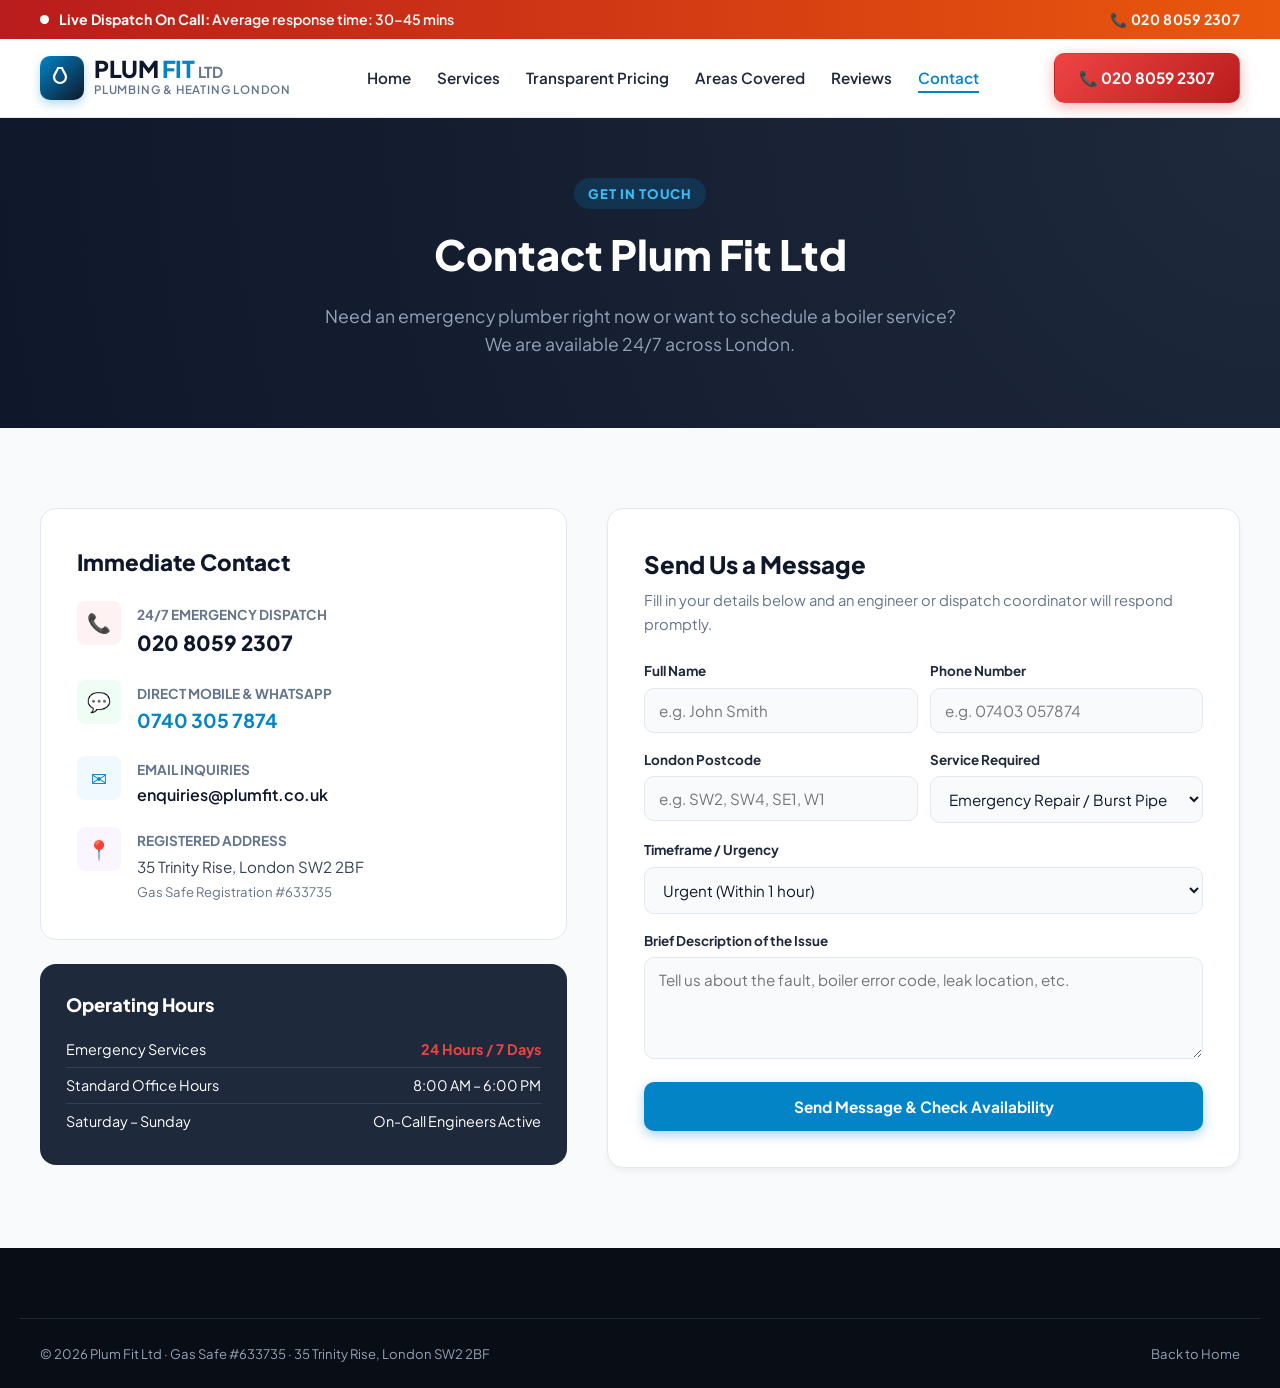
<file: contact.html>
<!DOCTYPE html>
<html lang="en-GB">
<head>
  <meta charset="UTF-8">
  <meta name="viewport" content="width=device-width, initial-scale=1.0">
  <title>Contact Us & Emergency Dispatch | Plum Fit Ltd London</title>
  <meta name="description" content="Contact Plum Fit Ltd for 24/7 emergency plumbing, boiler breakdowns and heating services across London. Call 020 8059 2307 or request a call online.">
  <link rel="preconnect" href="https://fonts.googleapis.com">
  <link rel="preconnect" href="https://fonts.gstatic.com" crossorigin>
  <link href="https://fonts.googleapis.com/css2?family=Plus+Jakarta+Sans:wght@400;500;600;700;800;900&display=swap" rel="stylesheet">
  <link rel="stylesheet" href="css/styles.css">
</head>
<body>

  <!-- Top Emergency Bar -->
  <aside class="top-bar">
    <div class="container top-bar-inner">
      <div class="top-bar-left">
        <span class="pulse-dot"></span>
        <span><strong>Live Dispatch On Call:</strong> Average response time: 30–45 mins</span>
      </div>
      <div class="top-bar-right">
        <a href="tel:02080592307" class="top-phone-link">📞 020 8059 2307</a>
      </div>
    </div>
  </aside>

  <!-- Navbar -->
  <header class="navbar">
    <div class="container nav-container">
      <a href="index.html" class="brand-logo">
        <div class="logo-icon">
          <svg width="24" height="24" viewBox="0 0 24 24" fill="none" stroke="currentColor" stroke-width="2.2"><path d="M12 2c1.1 3.5 4 6 4 9a6 6 0 1 1-12 0c0-3 2.9-5.5 4-9z"/></svg>
        </div>
        <div class="logo-text">
          <span class="brand-name">PLUM <span>FIT</span> <small style="font-size:0.65em; font-weight:700; color:#64748b;">LTD</small></span>
          <span class="brand-tagline">Plumbing & Heating London</span>
        </div>
      </a>
      <nav>
        <ul class="nav-menu" id="navMenu">
          <li><a href="index.html" class="nav-link">Home</a></li>
          <li><a href="services.html" class="nav-link">Services</a></li>
          <li><a href="pricing.html" class="nav-link">Transparent Pricing</a></li>
          <li><a href="index.html#areas" class="nav-link">Areas Covered</a></li>
          <li><a href="index.html#reviews" class="nav-link">Reviews</a></li>
          <li><a href="contact.html" class="nav-link active">Contact</a></li>
        </ul>
      </nav>
      <div class="nav-actions">
        <a href="tel:02080592307" class="btn btn-emergency">📞 020 8059 2307</a>
        <button class="mobile-toggle" id="mobileToggle" aria-label="Toggle Menu">☰</button>
      </div>
    </div>
  </header>

  <main>
    <section style="background: radial-gradient(circle at top right, #1e293b, #0f172a); color: white; padding: 60px 0 70px; text-align: center;">
      <div class="container">
        <span class="section-tag" style="background: rgba(2, 132, 199, 0.2); color: #38bdf8;">Get in Touch</span>
        <h1 style="font-size: 2.6rem; font-weight: 800; margin-bottom: 14px;">Contact Plum Fit Ltd</h1>
        <p style="font-size: 1.1rem; color: #94a3b8; max-width: 650px; margin: 0 auto;">
          Need an emergency plumber right now or want to schedule a boiler service? We are available 24/7 across London.
        </p>
      </div>
    </section>

    <section style="padding: 80px 0; background: #f8fafc;">
      <div class="container">
        <div style="display: grid; grid-template-columns: 1fr 1.2fr; gap: 40px; align-items: start;">
          
          <!-- Contact Info Column -->
          <div>
            <div style="background: white; border-radius: 16px; padding: 36px; border: 1px solid #e2e8f0; margin-bottom: 24px;">
              <h2 style="font-size: 1.4rem; font-weight: 800; color: #0f172a; margin-bottom: 20px;">Immediate Contact</h2>

              <div style="display: flex; gap: 16px; margin-bottom: 20px; align-items: flex-start;">
                <div style="width: 44px; height: 44px; background: #fef2f2; color: #ef4444; border-radius: 8px; display: flex; align-items: center; justify-content: center; font-size: 1.2rem; flex-shrink: 0;">📞</div>
                <div>
                  <strong style="color: #64748b; font-size: 0.85rem; text-transform: uppercase;">24/7 Emergency Dispatch</strong>
                  <div style="font-size: 1.3rem; font-weight: 800;"><a href="tel:02080592307" style="color: #0f172a;">020 8059 2307</a></div>
                </div>
              </div>

              <div style="display: flex; gap: 16px; margin-bottom: 20px; align-items: flex-start;">
                <div style="width: 44px; height: 44px; background: #f0fdf4; color: #16a34a; border-radius: 8px; display: flex; align-items: center; justify-content: center; font-size: 1.2rem; flex-shrink: 0;">💬</div>
                <div>
                  <strong style="color: #64748b; font-size: 0.85rem; text-transform: uppercase;">Direct Mobile & WhatsApp</strong>
                  <div style="font-size: 1.2rem; font-weight: 700;"><a href="tel:07403057874" style="color: #0284c7;">0740 305 7874</a></div>
                </div>
              </div>

              <div style="display: flex; gap: 16px; margin-bottom: 20px; align-items: flex-start;">
                <div style="width: 44px; height: 44px; background: #f0f9ff; color: #0284c7; border-radius: 8px; display: flex; align-items: center; justify-content: center; font-size: 1.2rem; flex-shrink: 0;">✉️</div>
                <div>
                  <strong style="color: #64748b; font-size: 0.85rem; text-transform: uppercase;">Email Inquiries</strong>
                  <div style="font-size: 1rem; font-weight: 600;"><a href="mailto:enquiries@plumfit.co.uk" style="color: #0f172a;">enquiries@plumfit.co.uk</a></div>
                </div>
              </div>

              <div style="display: flex; gap: 16px; align-items: flex-start;">
                <div style="width: 44px; height: 44px; background: #faf5ff; color: #9333ea; border-radius: 8px; display: flex; align-items: center; justify-content: center; font-size: 1.2rem; flex-shrink: 0;">📍</div>
                <div>
                  <strong style="color: #64748b; font-size: 0.85rem; text-transform: uppercase;">Registered Address</strong>
                  <p style="font-size: 0.95rem; color: #334155; margin-top: 2px;">
                    35 Trinity Rise, London SW2 2BF<br>
                    <span style="font-size: 0.82rem; color: #64748b;">Gas Safe Registration #633735</span>
                  </p>
                </div>
              </div>
            </div>

            <!-- Hours Box -->
            <div style="background: #1e293b; color: white; border-radius: 16px; padding: 26px;">
              <h3 style="font-size: 1.15rem; font-weight: 800; margin-bottom: 12px;">Operating Hours</h3>
              <div style="display: flex; justify-content: space-between; padding: 6px 0; border-bottom: 1px solid #334155; font-size: 0.9rem;">
                <span>Emergency Services</span>
                <strong style="color: #ef4444;">24 Hours / 7 Days</strong>
              </div>
              <div style="display: flex; justify-content: space-between; padding: 6px 0; border-bottom: 1px solid #334155; font-size: 0.9rem;">
                <span>Standard Office Hours</span>
                <span>8:00 AM – 6:00 PM</span>
              </div>
              <div style="display: flex; justify-content: space-between; padding: 6px 0; font-size: 0.9rem;">
                <span>Saturday – Sunday</span>
                <span>On-Call Engineers Active</span>
              </div>
            </div>
          </div>

          <!-- Contact Form -->
          <div style="background: white; border-radius: 16px; padding: 36px; border: 1px solid #e2e8f0; box-shadow: 0 4px 6px -1px rgba(0,0,0,0.05);">
            <h2 style="font-size: 1.5rem; font-weight: 800; color: #0f172a; margin-bottom: 6px;">Send Us a Message</h2>
            <p style="color: #64748b; font-size: 0.92rem; margin-bottom: 24px;">Fill in your details below and an engineer or dispatch coordinator will respond promptly.</p>

            <form id="heroBookingForm">
              <div class="form-row">
                <div class="form-group">
                  <label class="form-label">Full Name</label>
                  <input type="text" class="form-control" placeholder="e.g. John Smith" required>
                </div>
                <div class="form-group">
                  <label class="form-label">Phone Number</label>
                  <input type="tel" class="form-control" id="bookingPhone" placeholder="e.g. 07403 057874" required>
                </div>
              </div>

              <div class="form-row">
                <div class="form-group">
                  <label class="form-label">London Postcode</label>
                  <input type="text" class="form-control" id="bookingPostcode" placeholder="e.g. SW2, SW4, SE1, W1" required>
                </div>
                <div class="form-group">
                  <label class="form-label">Service Required</label>
                  <select class="form-control" id="bookingService">
                    <option value="emergency">Emergency Repair / Burst Pipe</option>
                    <option value="boiler-repair">Boiler Breakdown</option>
                    <option value="servicing">Boiler Servicing (CP12)</option>
                    <option value="boiler-install">New Boiler Installation</option>
                    <option value="drains">Drain Clearance</option>
                    <option value="other">General Plumbing Query</option>
                  </select>
                </div>
              </div>

              <div class="form-group">
                <label class="form-label">Timeframe / Urgency</label>
                <select class="form-control" id="bookingUrgency">
                  <option value="immediate">Urgent (Within 1 hour)</option>
                  <option value="today">Today</option>
                  <option value="this-week">This Week</option>
                  <option value="quote">Just looking for a quote</option>
                </select>
              </div>

              <div class="form-group">
                <label class="form-label">Brief Description of the Issue</label>
                <textarea class="form-control" rows="4" placeholder="Tell us about the fault, boiler error code, leak location, etc."></textarea>
              </div>

              <button type="submit" class="btn btn-primary btn-block" style="padding: 14px;">
                Send Message & Check Availability
              </button>
            </form>
          </div>

        </div>
      </div>
    </section>
  </main>

  <!-- Footer -->
  <footer class="site-footer">
    <div class="container footer-bottom">
      <div>&copy; 2026 Plum Fit Ltd &middot; Gas Safe #633735 &middot; 35 Trinity Rise, London SW2 2BF</div>
      <div><a href="index.html">Back to Home</a></div>
    </div>
  </footer>

  <script src="js/main.js"></script>
</body>
</html>
</file>
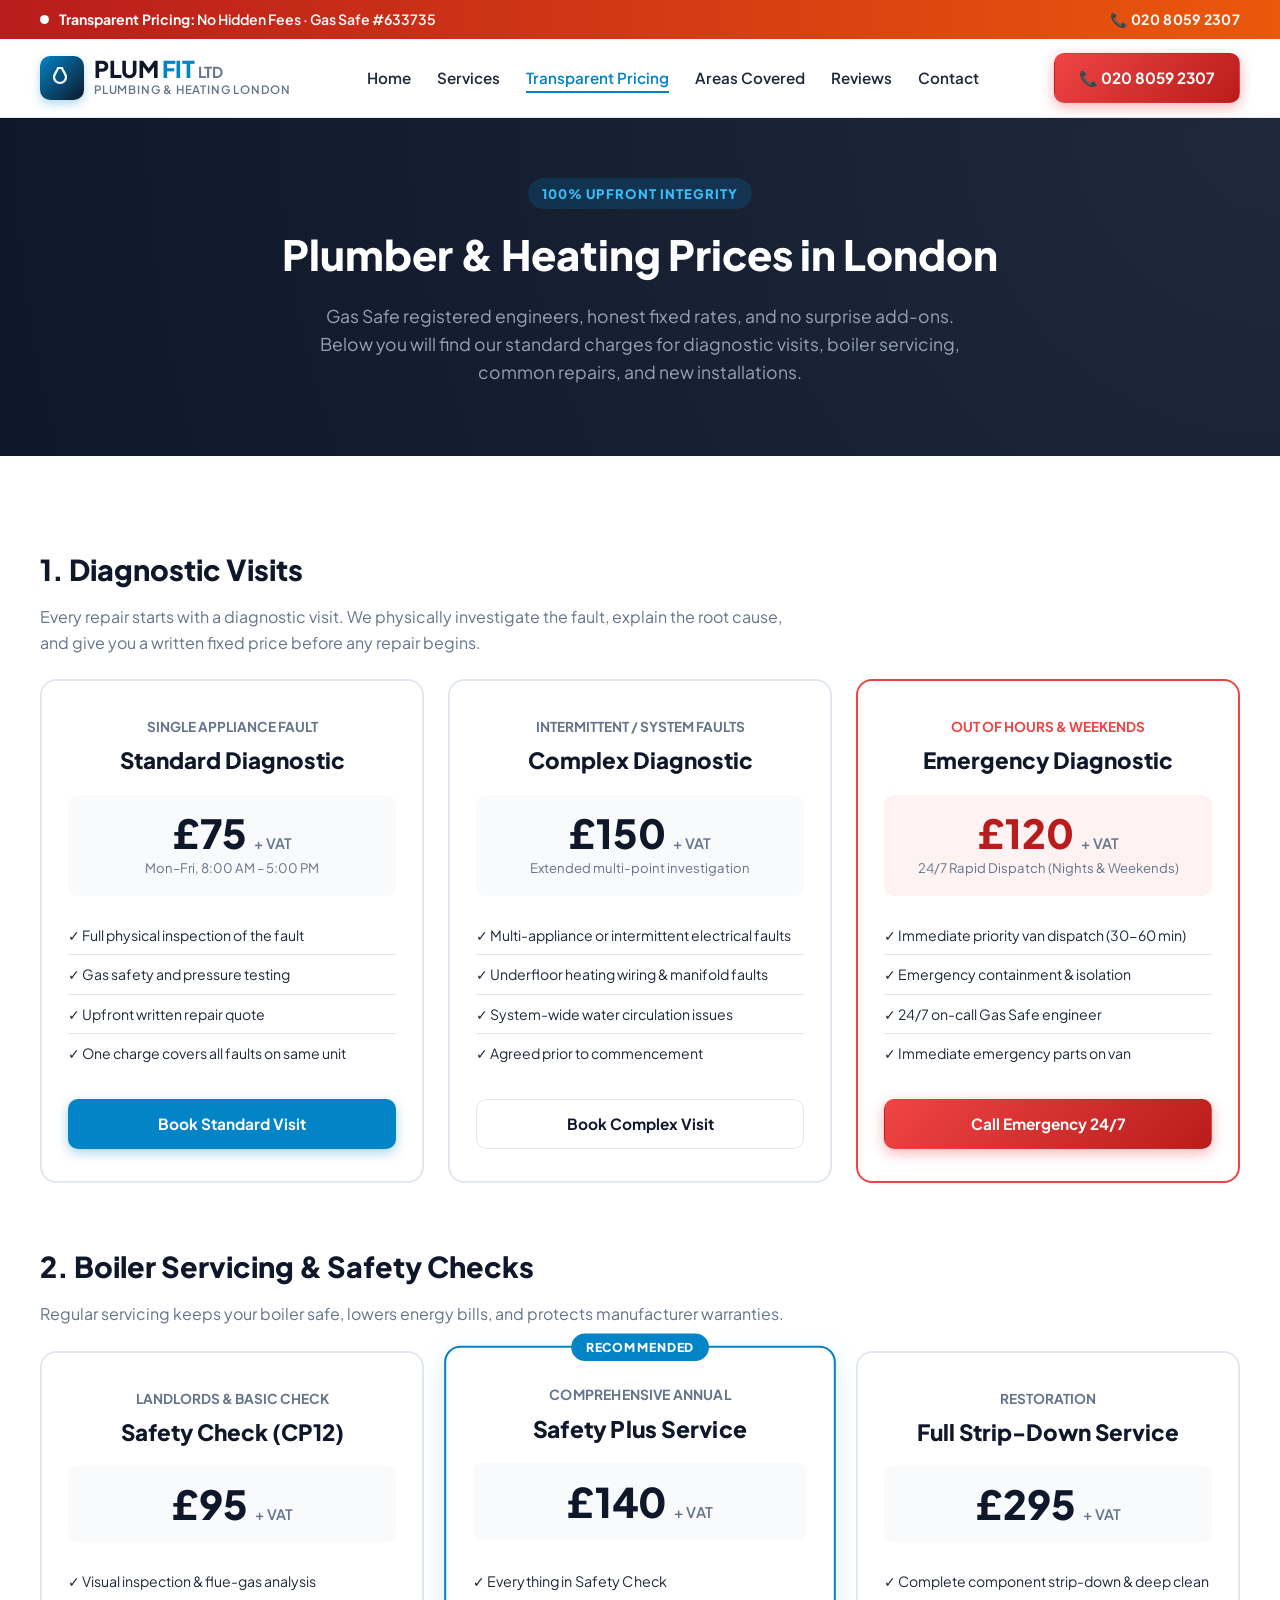
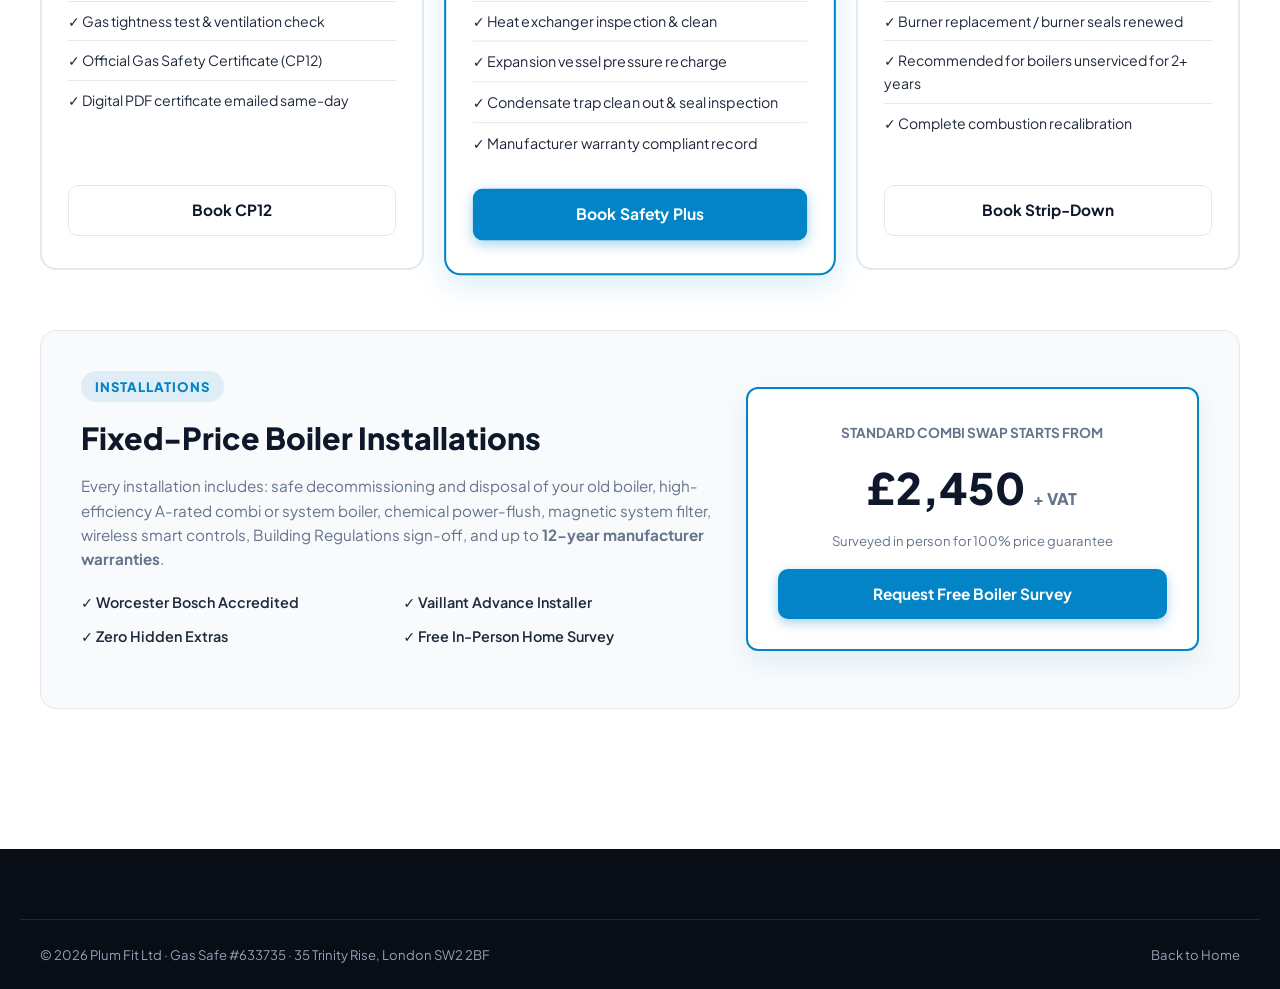
<file: pricing.html>
<!DOCTYPE html>
<html lang="en-GB">
<head>
  <meta charset="UTF-8">
  <meta name="viewport" content="width=device-width, initial-scale=1.0">
  <title>Transparent Plumber & Heating Prices London | Plum Fit Ltd</title>
  <meta name="description" content="View our complete transparent price list for plumbing and heating in London. Fixed diagnostic fee (£75+VAT), transparent boiler servicing, and written repair quotes.">
  <link rel="preconnect" href="https://fonts.googleapis.com">
  <link rel="preconnect" href="https://fonts.gstatic.com" crossorigin>
  <link href="https://fonts.googleapis.com/css2?family=Plus+Jakarta+Sans:wght@400;500;600;700;800;900&display=swap" rel="stylesheet">
  <link rel="stylesheet" href="css/styles.css">
</head>
<body>

  <!-- Top Emergency Bar -->
  <aside class="top-bar">
    <div class="container top-bar-inner">
      <div class="top-bar-left">
        <span class="pulse-dot"></span>
        <span><strong>Transparent Pricing:</strong> No Hidden Fees &middot; Gas Safe #633735</span>
      </div>
      <div class="top-bar-right">
        <a href="tel:02080592307" class="top-phone-link">📞 020 8059 2307</a>
      </div>
    </div>
  </aside>

  <!-- Navbar -->
  <header class="navbar">
    <div class="container nav-container">
      <a href="index.html" class="brand-logo">
        <div class="logo-icon">
          <svg width="24" height="24" viewBox="0 0 24 24" fill="none" stroke="currentColor" stroke-width="2.2"><path d="M12 2c1.1 3.5 4 6 4 9a6 6 0 1 1-12 0c0-3 2.9-5.5 4-9z"/></svg>
        </div>
        <div class="logo-text">
          <span class="brand-name">PLUM <span>FIT</span> <small style="font-size:0.65em; font-weight:700; color:#64748b;">LTD</small></span>
          <span class="brand-tagline">Plumbing & Heating London</span>
        </div>
      </a>
      <nav>
        <ul class="nav-menu" id="navMenu">
          <li><a href="index.html" class="nav-link">Home</a></li>
          <li><a href="services.html" class="nav-link">Services</a></li>
          <li><a href="pricing.html" class="nav-link active">Transparent Pricing</a></li>
          <li><a href="index.html#areas" class="nav-link">Areas Covered</a></li>
          <li><a href="index.html#reviews" class="nav-link">Reviews</a></li>
          <li><a href="contact.html" class="nav-link">Contact</a></li>
        </ul>
      </nav>
      <div class="nav-actions">
        <a href="tel:02080592307" class="btn btn-emergency">📞 020 8059 2307</a>
        <button class="mobile-toggle" id="mobileToggle" aria-label="Toggle Menu">☰</button>
      </div>
    </div>
  </header>

  <main>
    <!-- Page Header -->
    <section style="background: radial-gradient(circle at top right, #1e293b, #0f172a); color: white; padding: 60px 0 70px; text-align: center;">
      <div class="container">
        <span class="section-tag" style="background: rgba(2, 132, 199, 0.2); color: #38bdf8;">100% Upfront Integrity</span>
        <h1 style="font-size: 2.6rem; font-weight: 800; margin-bottom: 14px;">Plumber & Heating Prices in London</h1>
        <p style="font-size: 1.1rem; color: #94a3b8; max-width: 650px; margin: 0 auto;">
          Gas Safe registered engineers, honest fixed rates, and no surprise add-ons. Below you will find our standard charges for diagnostic visits, boiler servicing, common repairs, and new installations.
        </p>
      </div>
    </section>

    <!-- Pricing Content -->
    <section class="section-pricing">
      <div class="container">
        
        <!-- Diagnostic Section -->
        <div style="margin-bottom: 60px;">
          <h2 style="font-size: 1.8rem; font-weight: 800; color: #0f172a; margin-bottom: 12px;">1. Diagnostic Visits</h2>
          <p style="color: #64748b; font-size: 1rem; max-width: 750px; margin-bottom: 24px;">
            Every repair starts with a diagnostic visit. We physically investigate the fault, explain the root cause, and give you a written fixed price before any repair begins.
          </p>

          <div class="pricing-cards">
            <div class="pricing-card">
              <div class="pricing-header">
                <span class="pricing-category">Single Appliance Fault</span>
                <h3 class="pricing-name">Standard Diagnostic</h3>
              </div>
              <div class="pricing-price-box">
                <div class="pricing-price">£75 <span>+ VAT</span></div>
                <p class="pricing-sub">Mon–Fri, 8:00 AM – 5:00 PM</p>
              </div>
              <ul class="pricing-items">
                <li>✓ Full physical inspection of the fault</li>
                <li>✓ Gas safety and pressure testing</li>
                <li>✓ Upfront written repair quote</li>
                <li>✓ One charge covers all faults on same unit</li>
              </ul>
              <a href="contact.html" class="btn btn-primary btn-block">Book Standard Visit</a>
            </div>

            <div class="pricing-card">
              <div class="pricing-header">
                <span class="pricing-category">Intermittent / System Faults</span>
                <h3 class="pricing-name">Complex Diagnostic</h3>
              </div>
              <div class="pricing-price-box">
                <div class="pricing-price">£150 <span>+ VAT</span></div>
                <p class="pricing-sub">Extended multi-point investigation</p>
              </div>
              <ul class="pricing-items">
                <li>✓ Multi-appliance or intermittent electrical faults</li>
                <li>✓ Underfloor heating wiring & manifold faults</li>
                <li>✓ System-wide water circulation issues</li>
                <li>✓ Agreed prior to commencement</li>
              </ul>
              <a href="contact.html" class="btn btn-outline btn-block">Book Complex Visit</a>
            </div>

            <div class="pricing-card" style="border-color: #ef4444;">
              <div class="pricing-header">
                <span class="pricing-category" style="color: #ef4444;">Out of Hours & Weekends</span>
                <h3 class="pricing-name">Emergency Diagnostic</h3>
              </div>
              <div class="pricing-price-box" style="background: #fef2f2;">
                <div class="pricing-price" style="color: #b91c1c;">£120 <span>+ VAT</span></div>
                <p class="pricing-sub">24/7 Rapid Dispatch (Nights & Weekends)</p>
              </div>
              <ul class="pricing-items">
                <li>✓ Immediate priority van dispatch (30-60 min)</li>
                <li>✓ Emergency containment & isolation</li>
                <li>✓ 24/7 on-call Gas Safe engineer</li>
                <li>✓ Immediate emergency parts on van</li>
              </ul>
              <a href="tel:02080592307" class="btn btn-emergency btn-block">Call Emergency 24/7</a>
            </div>
          </div>
        </div>

        <!-- Boiler Servicing Tiers -->
        <div style="margin-bottom: 60px;">
          <h2 style="font-size: 1.8rem; font-weight: 800; color: #0f172a; margin-bottom: 12px;">2. Boiler Servicing & Safety Checks</h2>
          <p style="color: #64748b; font-size: 1rem; max-width: 750px; margin-bottom: 24px;">
            Regular servicing keeps your boiler safe, lowers energy bills, and protects manufacturer warranties.
          </p>

          <div class="pricing-cards">
            <div class="pricing-card">
              <div class="pricing-header">
                <span class="pricing-category">Landlords & Basic Check</span>
                <h3 class="pricing-name">Safety Check (CP12)</h3>
              </div>
              <div class="pricing-price-box">
                <div class="pricing-price">£95 <span>+ VAT</span></div>
              </div>
              <ul class="pricing-items">
                <li>✓ Visual inspection & flue-gas analysis</li>
                <li>✓ Gas tightness test & ventilation check</li>
                <li>✓ Official Gas Safety Certificate (CP12)</li>
                <li>✓ Digital PDF certificate emailed same-day</li>
              </ul>
              <a href="contact.html" class="btn btn-outline btn-block">Book CP12</a>
            </div>

            <div class="pricing-card featured">
              <span class="pricing-popular-badge">Recommended</span>
              <div class="pricing-header">
                <span class="pricing-category">Comprehensive Annual</span>
                <h3 class="pricing-name">Safety Plus Service</h3>
              </div>
              <div class="pricing-price-box">
                <div class="pricing-price">£140 <span>+ VAT</span></div>
              </div>
              <ul class="pricing-items">
                <li>✓ Everything in Safety Check</li>
                <li>✓ Heat exchanger inspection & clean</li>
                <li>✓ Expansion vessel pressure recharge</li>
                <li>✓ Condensate trap clean out & seal inspection</li>
                <li>✓ Manufacturer warranty compliant record</li>
              </ul>
              <a href="contact.html" class="btn btn-primary btn-block">Book Safety Plus</a>
            </div>

            <div class="pricing-card">
              <div class="pricing-header">
                <span class="pricing-category">Restoration</span>
                <h3 class="pricing-name">Full Strip-Down Service</h3>
              </div>
              <div class="pricing-price-box">
                <div class="pricing-price">£295 <span>+ VAT</span></div>
              </div>
              <ul class="pricing-items">
                <li>✓ Complete component strip-down & deep clean</li>
                <li>✓ Burner replacement / burner seals renewed</li>
                <li>✓ Recommended for boilers unserviced for 2+ years</li>
                <li>✓ Complete combustion recalibration</li>
              </ul>
              <a href="contact.html" class="btn btn-outline btn-block">Book Strip-Down</a>
            </div>
          </div>
        </div>

        <!-- Boiler Installations -->
        <div style="background: #f8fafc; border: 1.5px solid #e2e8f0; border-radius: 16px; padding: 40px; margin-bottom: 50px;">
          <div style="display: grid; grid-template-columns: 1.4fr 1fr; gap: 30px; align-items: center;">
            <div>
              <span class="section-tag">Installations</span>
              <h2 style="font-size: 1.9rem; font-weight: 800; color: #0f172a; margin-bottom: 12px;">Fixed-Price Boiler Installations</h2>
              <p style="color: #64748b; font-size: 0.95rem; line-height: 1.6; margin-bottom: 20px;">
                Every installation includes: safe decommissioning and disposal of your old boiler, high-efficiency A-rated combi or system boiler, chemical power-flush, magnetic system filter, wireless smart controls, Building Regulations sign-off, and up to <strong>12-year manufacturer warranties</strong>.
              </p>
              <ul style="list-style: none; display: grid; grid-template-columns: 1fr 1fr; gap: 10px; font-size: 0.9rem; font-weight: 600; color: #1e293b; margin-bottom: 20px;">
                <li>✓ Worcester Bosch Accredited</li>
                <li>✓ Vaillant Advance Installer</li>
                <li>✓ Zero Hidden Extras</li>
                <li>✓ Free In-Person Home Survey</li>
              </ul>
            </div>
            <div style="background: white; border-radius: 12px; padding: 30px; text-align: center; border: 2px solid #0284c7; box-shadow: 0 10px 25px rgba(2, 132, 199, 0.1);">
              <span style="font-size: 0.85rem; font-weight: 700; color: #64748b; text-transform: uppercase;">Standard Combi Swap Starts From</span>
              <div style="font-size: 2.7rem; font-weight: 900; color: #0f172a; margin: 8px 0;">£2,450 <span style="font-size: 1rem; color: #64748b;">+ VAT</span></div>
              <p style="font-size: 0.82rem; color: #64748b; margin-bottom: 18px;">Surveyed in person for 100% price guarantee</p>
              <a href="contact.html" class="btn btn-primary btn-block">Request Free Boiler Survey</a>
            </div>
          </div>
        </div>

      </div>
    </section>
  </main>

  <!-- Footer -->
  <footer class="site-footer">
    <div class="container footer-bottom">
      <div>&copy; 2026 Plum Fit Ltd &middot; Gas Safe #633735 &middot; 35 Trinity Rise, London SW2 2BF</div>
      <div><a href="index.html">Back to Home</a></div>
    </div>
  </footer>

  <script src="js/main.js"></script>
</body>
</html>
</file>
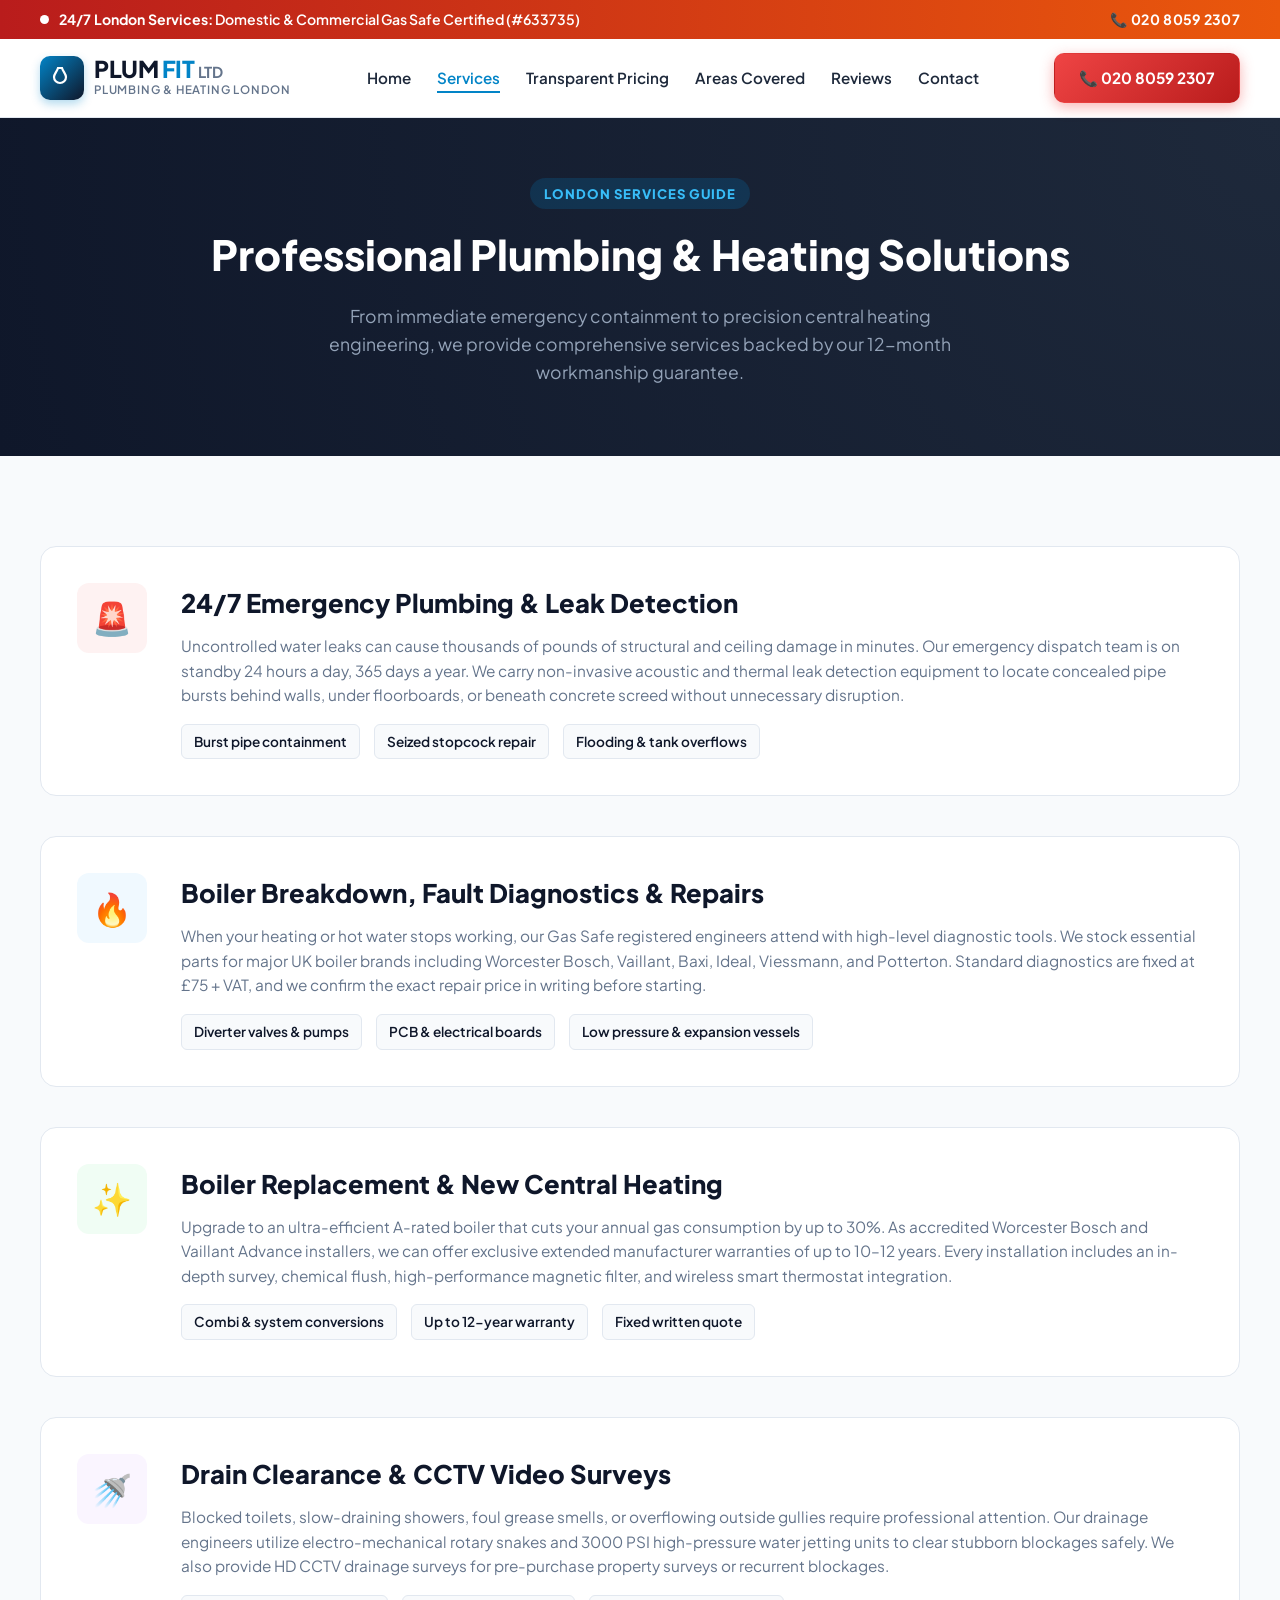
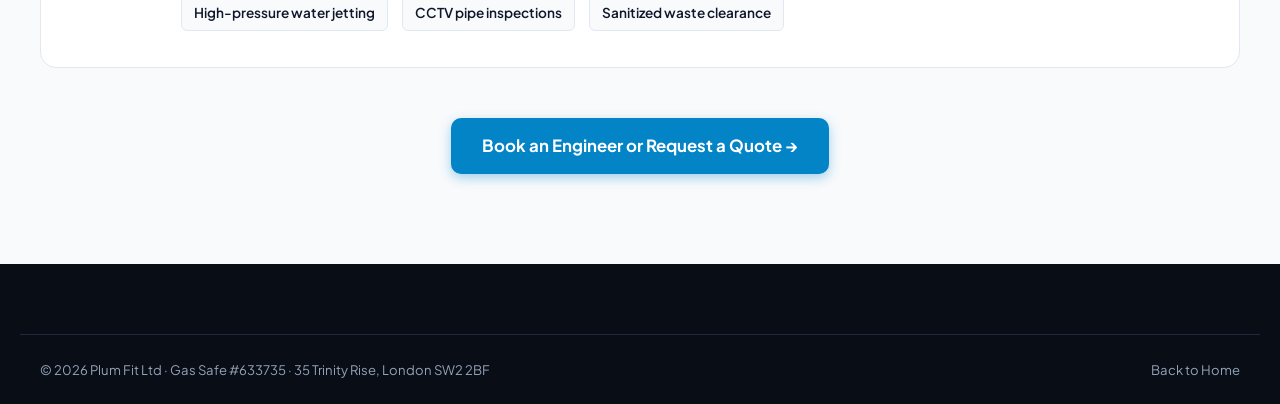
<file: services.html>
<!DOCTYPE html>
<html lang="en-GB">
<head>
  <meta charset="UTF-8">
  <meta name="viewport" content="width=device-width, initial-scale=1.0">
  <title>Plumbing, Heating & Gas Services London | Plum Fit Ltd</title>
  <meta name="description" content="Explore Plum Fit Ltd's full range of plumbing, boiler repairs, heating installations, drain clearance and commercial gas services in London. Gas Safe #633735.">
  <link rel="preconnect" href="https://fonts.googleapis.com">
  <link rel="preconnect" href="https://fonts.gstatic.com" crossorigin>
  <link href="https://fonts.googleapis.com/css2?family=Plus+Jakarta+Sans:wght@400;500;600;700;800;900&display=swap" rel="stylesheet">
  <link rel="stylesheet" href="css/styles.css">
</head>
<body>

  <!-- Top Emergency Bar -->
  <aside class="top-bar">
    <div class="container top-bar-inner">
      <div class="top-bar-left">
        <span class="pulse-dot"></span>
        <span><strong>24/7 London Services:</strong> Domestic & Commercial Gas Safe Certified (#633735)</span>
      </div>
      <div class="top-bar-right">
        <a href="tel:02080592307" class="top-phone-link">📞 020 8059 2307</a>
      </div>
    </div>
  </aside>

  <!-- Navbar -->
  <header class="navbar">
    <div class="container nav-container">
      <a href="index.html" class="brand-logo">
        <div class="logo-icon">
          <svg width="24" height="24" viewBox="0 0 24 24" fill="none" stroke="currentColor" stroke-width="2.2"><path d="M12 2c1.1 3.5 4 6 4 9a6 6 0 1 1-12 0c0-3 2.9-5.5 4-9z"/></svg>
        </div>
        <div class="logo-text">
          <span class="brand-name">PLUM <span>FIT</span> <small style="font-size:0.65em; font-weight:700; color:#64748b;">LTD</small></span>
          <span class="brand-tagline">Plumbing & Heating London</span>
        </div>
      </a>
      <nav>
        <ul class="nav-menu" id="navMenu">
          <li><a href="index.html" class="nav-link">Home</a></li>
          <li><a href="services.html" class="nav-link active">Services</a></li>
          <li><a href="pricing.html" class="nav-link">Transparent Pricing</a></li>
          <li><a href="index.html#areas" class="nav-link">Areas Covered</a></li>
          <li><a href="index.html#reviews" class="nav-link">Reviews</a></li>
          <li><a href="contact.html" class="nav-link">Contact</a></li>
        </ul>
      </nav>
      <div class="nav-actions">
        <a href="tel:02080592307" class="btn btn-emergency">📞 020 8059 2307</a>
        <button class="mobile-toggle" id="mobileToggle" aria-label="Toggle Menu">☰</button>
      </div>
    </div>
  </header>

  <main>
    <!-- Header -->
    <section style="background: radial-gradient(circle at top right, #1e293b, #0f172a); color: white; padding: 60px 0 70px; text-align: center;">
      <div class="container">
        <span class="section-tag" style="background: rgba(2, 132, 199, 0.2); color: #38bdf8;">London Services Guide</span>
        <h1 style="font-size: 2.6rem; font-weight: 800; margin-bottom: 14px;">Professional Plumbing & Heating Solutions</h1>
        <p style="font-size: 1.1rem; color: #94a3b8; max-width: 650px; margin: 0 auto;">
          From immediate emergency containment to precision central heating engineering, we provide comprehensive services backed by our 12-month workmanship guarantee.
        </p>
      </div>
    </section>

    <!-- Services Deep Dive -->
    <section class="section-services">
      <div class="container">

        <div style="display: grid; gap: 40px;">
          <!-- Service 1 -->
          <div style="background: white; border-radius: 16px; padding: 36px; border: 1px solid #e2e8f0; display: grid; grid-template-columns: 80px 1fr; gap: 24px; align-items: start;">
            <div style="width: 70px; height: 70px; background: #fef2f2; color: #ef4444; border-radius: 12px; display: flex; align-items: center; justify-content: center; font-size: 2rem;">🚨</div>
            <div>
              <h2 style="font-size: 1.6rem; font-weight: 800; color: #0f172a; margin-bottom: 10px;">24/7 Emergency Plumbing & Leak Detection</h2>
              <p style="color: #64748b; font-size: 0.96rem; line-height: 1.6; margin-bottom: 16px;">
                Uncontrolled water leaks can cause thousands of pounds of structural and ceiling damage in minutes. Our emergency dispatch team is on standby 24 hours a day, 365 days a year. We carry non-invasive acoustic and thermal leak detection equipment to locate concealed pipe bursts behind walls, under floorboards, or beneath concrete screed without unnecessary disruption.
              </p>
              <div style="display: flex; gap: 14px; flex-wrap: wrap;">
                <span style="background: #f8fafc; border: 1px solid #e2e8f0; padding: 6px 12px; border-radius: 6px; font-size: 0.85rem; font-weight: 600;">Burst pipe containment</span>
                <span style="background: #f8fafc; border: 1px solid #e2e8f0; padding: 6px 12px; border-radius: 6px; font-size: 0.85rem; font-weight: 600;">Seized stopcock repair</span>
                <span style="background: #f8fafc; border: 1px solid #e2e8f0; padding: 6px 12px; border-radius: 6px; font-size: 0.85rem; font-weight: 600;">Flooding & tank overflows</span>
              </div>
            </div>
          </div>

          <!-- Service 2 -->
          <div style="background: white; border-radius: 16px; padding: 36px; border: 1px solid #e2e8f0; display: grid; grid-template-columns: 80px 1fr; gap: 24px; align-items: start;">
            <div style="width: 70px; height: 70px; background: #f0f9ff; color: #0284c7; border-radius: 12px; display: flex; align-items: center; justify-content: center; font-size: 2rem;">🔥</div>
            <div>
              <h2 style="font-size: 1.6rem; font-weight: 800; color: #0f172a; margin-bottom: 10px;">Boiler Breakdown, Fault Diagnostics & Repairs</h2>
              <p style="color: #64748b; font-size: 0.96rem; line-height: 1.6; margin-bottom: 16px;">
                When your heating or hot water stops working, our Gas Safe registered engineers attend with high-level diagnostic tools. We stock essential parts for major UK boiler brands including Worcester Bosch, Vaillant, Baxi, Ideal, Viessmann, and Potterton. Standard diagnostics are fixed at £75 + VAT, and we confirm the exact repair price in writing before starting.
              </p>
              <div style="display: flex; gap: 14px; flex-wrap: wrap;">
                <span style="background: #f8fafc; border: 1px solid #e2e8f0; padding: 6px 12px; border-radius: 6px; font-size: 0.85rem; font-weight: 600;">Diverter valves & pumps</span>
                <span style="background: #f8fafc; border: 1px solid #e2e8f0; padding: 6px 12px; border-radius: 6px; font-size: 0.85rem; font-weight: 600;">PCB & electrical boards</span>
                <span style="background: #f8fafc; border: 1px solid #e2e8f0; padding: 6px 12px; border-radius: 6px; font-size: 0.85rem; font-weight: 600;">Low pressure & expansion vessels</span>
              </div>
            </div>
          </div>

          <!-- Service 3 -->
          <div style="background: white; border-radius: 16px; padding: 36px; border: 1px solid #e2e8f0; display: grid; grid-template-columns: 80px 1fr; gap: 24px; align-items: start;">
            <div style="width: 70px; height: 70px; background: #f0fdf4; color: #16a34a; border-radius: 12px; display: flex; align-items: center; justify-content: center; font-size: 2rem;">✨</div>
            <div>
              <h2 style="font-size: 1.6rem; font-weight: 800; color: #0f172a; margin-bottom: 10px;">Boiler Replacement & New Central Heating</h2>
              <p style="color: #64748b; font-size: 0.96rem; line-height: 1.6; margin-bottom: 16px;">
                Upgrade to an ultra-efficient A-rated boiler that cuts your annual gas consumption by up to 30%. As accredited Worcester Bosch and Vaillant Advance installers, we can offer exclusive extended manufacturer warranties of up to 10–12 years. Every installation includes an in-depth survey, chemical flush, high-performance magnetic filter, and wireless smart thermostat integration.
              </p>
              <div style="display: flex; gap: 14px; flex-wrap: wrap;">
                <span style="background: #f8fafc; border: 1px solid #e2e8f0; padding: 6px 12px; border-radius: 6px; font-size: 0.85rem; font-weight: 600;">Combi & system conversions</span>
                <span style="background: #f8fafc; border: 1px solid #e2e8f0; padding: 6px 12px; border-radius: 6px; font-size: 0.85rem; font-weight: 600;">Up to 12-year warranty</span>
                <span style="background: #f8fafc; border: 1px solid #e2e8f0; padding: 6px 12px; border-radius: 6px; font-size: 0.85rem; font-weight: 600;">Fixed written quote</span>
              </div>
            </div>
          </div>

          <!-- Service 4 -->
          <div style="background: white; border-radius: 16px; padding: 36px; border: 1px solid #e2e8f0; display: grid; grid-template-columns: 80px 1fr; gap: 24px; align-items: start;">
            <div style="width: 70px; height: 70px; background: #faf5ff; color: #9333ea; border-radius: 12px; display: flex; align-items: center; justify-content: center; font-size: 2rem;">🚿</div>
            <div>
              <h2 style="font-size: 1.6rem; font-weight: 800; color: #0f172a; margin-bottom: 10px;">Drain Clearance & CCTV Video Surveys</h2>
              <p style="color: #64748b; font-size: 0.96rem; line-height: 1.6; margin-bottom: 16px;">
                Blocked toilets, slow-draining showers, foul grease smells, or overflowing outside gullies require professional attention. Our drainage engineers utilize electro-mechanical rotary snakes and 3000 PSI high-pressure water jetting units to clear stubborn blockages safely. We also provide HD CCTV drainage surveys for pre-purchase property surveys or recurrent blockages.
              </p>
              <div style="display: flex; gap: 14px; flex-wrap: wrap;">
                <span style="background: #f8fafc; border: 1px solid #e2e8f0; padding: 6px 12px; border-radius: 6px; font-size: 0.85rem; font-weight: 600;">High-pressure water jetting</span>
                <span style="background: #f8fafc; border: 1px solid #e2e8f0; padding: 6px 12px; border-radius: 6px; font-size: 0.85rem; font-weight: 600;">CCTV pipe inspections</span>
                <span style="background: #f8fafc; border: 1px solid #e2e8f0; padding: 6px 12px; border-radius: 6px; font-size: 0.85rem; font-weight: 600;">Sanitized waste clearance</span>
              </div>
            </div>
          </div>
        </div>

        <div style="text-align: center; margin-top: 50px;">
          <a href="contact.html" class="btn btn-primary" style="font-size: 1.05rem; padding: 14px 30px;">
            Book an Engineer or Request a Quote &rarr;
          </a>
        </div>

      </div>
    </section>
  </main>

  <!-- Footer -->
  <footer class="site-footer">
    <div class="container footer-bottom">
      <div>&copy; 2026 Plum Fit Ltd &middot; Gas Safe #633735 &middot; 35 Trinity Rise, London SW2 2BF</div>
      <div><a href="index.html">Back to Home</a></div>
    </div>
  </footer>

  <script src="js/main.js"></script>
</body>
</html>
</file>
<file: css/styles.css>
/* ==========================================================================
   Plum Fit Ltd - Plumbing & Heating London
   Modern, High-Conversion Responsive Stylesheet
   ========================================================================== */

:root {
  --primary-navy: #0f172a;
  --secondary-navy: #1e293b;
  --accent-blue: #0284c7;
  --accent-blue-hover: #0369a1;
  --accent-cyan: #38bdf8;
  --flame-orange: #ea580c;
  --flame-amber: #f59e0b;
  --emergency-red: #ef4444;
  --emergency-red-hover: #dc2626;
  --success-green: #10b981;
  --bg-light: #f8fafc;
  --bg-white: #ffffff;
  --border-color: #e2e8f0;
  --border-dark: #334155;
  --text-dark: #0f172a;
  --text-muted: #64748b;
  --text-light: #f1f5f9;
  --shadow-sm: 0 1px 2px 0 rgb(0 0 0 / 0.05);
  --shadow-md: 0 4px 6px -1px rgb(0 0 0 / 0.1), 0 2px 4px -2px rgb(0 0 0 / 0.1);
  --shadow-lg: 0 10px 15px -3px rgb(0 0 0 / 0.1), 0 4px 6px -4px rgb(0 0 0 / 0.1);
  --shadow-xl: 0 20px 25px -5px rgb(0 0 0 / 0.1), 0 8px 10px -6px rgb(0 0 0 / 0.1);
  --shadow-glow: 0 0 25px rgba(2, 132, 199, 0.25);
  --radius-sm: 6px;
  --radius-md: 10px;
  --radius-lg: 16px;
  --radius-full: 9999px;
  --font-main: 'Plus Jakarta Sans', system-ui, -apple-system, BlinkMacSystemFont, 'Segoe UI', Roboto, sans-serif;
  --transition: all 0.25s cubic-bezier(0.4, 0, 0.2, 1);
}

/* Reset & Base */
*, *::before, *::after {
  box-sizing: border-box;
  margin: 0;
  padding: 0;
}

html {
  scroll-behavior: smooth;
  font-family: var(--font-main);
  color: var(--text-dark);
  background-color: var(--bg-light);
  line-height: 1.6;
}

body {
  overflow-x: hidden;
  display: flex;
  flex-direction: column;
  min-height: 100vh;
}

img {
  max-width: 100%;
  height: auto;
  display: block;
}

a {
  color: inherit;
  text-decoration: none;
  transition: var(--transition);
}

button, input, select, textarea {
  font-family: inherit;
  font-size: inherit;
}

.container {
  width: 100%;
  max-width: 1240px;
  margin-left: auto;
  margin-right: auto;
  padding-left: 20px;
  padding-right: 20px;
}

/* Top Emergency Notification Bar */
.top-bar {
  background: linear-gradient(90deg, #b91c1c, #ea580c);
  color: white;
  padding: 8px 0;
  font-size: 0.88rem;
  font-weight: 600;
  position: relative;
  z-index: 100;
}

.top-bar-inner {
  display: flex;
  justify-content: space-between;
  align-items: center;
  flex-wrap: wrap;
  gap: 12px;
}

.top-bar-left {
  display: flex;
  align-items: center;
  gap: 10px;
}

.pulse-dot {
  width: 9px;
  height: 9px;
  background-color: #ffffff;
  border-radius: 50%;
  display: inline-block;
  box-shadow: 0 0 0 rgba(255, 255, 255, 0.7);
  animation: pulse 1.6s infinite;
}

@keyframes pulse {
  0% { transform: scale(0.95); box-shadow: 0 0 0 0 rgba(255, 255, 255, 0.7); }
  70% { transform: scale(1.15); box-shadow: 0 0 0 8px rgba(255, 255, 255, 0); }
  100% { transform: scale(0.95); box-shadow: 0 0 0 0 rgba(255, 255, 255, 0); }
}

.top-bar-right {
  display: flex;
  align-items: center;
  gap: 16px;
}

.top-badge {
  background: rgba(255, 255, 255, 0.2);
  padding: 3px 10px;
  border-radius: var(--radius-full);
  font-size: 0.8rem;
  font-weight: 700;
  display: inline-flex;
  align-items: center;
  gap: 5px;
}

.top-phone-link {
  color: #fff;
  font-weight: 700;
  letter-spacing: 0.3px;
  display: inline-flex;
  align-items: center;
  gap: 6px;
}
.top-phone-link:hover {
  text-decoration: underline;
}

/* Main Navigation */
.navbar {
  background: var(--bg-white);
  border-bottom: 1px solid var(--border-color);
  position: sticky;
  top: 0;
  z-index: 99;
  transition: var(--transition);
}

.navbar.scrolled {
  box-shadow: var(--shadow-md);
}

.nav-container {
  display: flex;
  justify-content: space-between;
  align-items: center;
  padding: 14px 20px;
}

.brand-logo {
  display: flex;
  align-items: center;
  gap: 10px;
}

.logo-icon {
  width: 44px;
  height: 44px;
  background: linear-gradient(135deg, var(--accent-blue), var(--primary-navy));
  border-radius: var(--radius-md);
  display: flex;
  align-items: center;
  justify-content: center;
  color: white;
  box-shadow: 0 4px 10px rgba(2, 132, 199, 0.3);
}

.logo-text {
  display: flex;
  flex-direction: column;
}

.brand-name {
  font-size: 1.45rem;
  font-weight: 800;
  letter-spacing: -0.5px;
  color: var(--primary-navy);
  line-height: 1.1;
}

.brand-name span {
  color: var(--accent-blue);
}

.brand-tagline {
  font-size: 0.72rem;
  font-weight: 600;
  color: var(--text-muted);
  text-transform: uppercase;
  letter-spacing: 0.8px;
}

.nav-menu {
  display: flex;
  align-items: center;
  gap: 26px;
  list-style: none;
}

.nav-link {
  font-size: 0.95rem;
  font-weight: 600;
  color: var(--secondary-navy);
  position: relative;
  padding: 6px 0;
}

.nav-link:hover, .nav-link.active {
  color: var(--accent-blue);
}

.nav-link::after {
  content: '';
  position: absolute;
  bottom: 0;
  left: 0;
  width: 0;
  height: 2px;
  background-color: var(--accent-blue);
  transition: var(--transition);
}

.nav-link:hover::after, .nav-link.active::after {
  width: 100%;
}

.nav-actions {
  display: flex;
  align-items: center;
  gap: 14px;
}

.phone-quick-dial {
  display: flex;
  flex-direction: column;
  text-align: right;
}

.phone-label {
  font-size: 0.75rem;
  font-weight: 600;
  color: var(--emergency-red);
  text-transform: uppercase;
}

.phone-num {
  font-size: 1.1rem;
  font-weight: 800;
  color: var(--primary-navy);
}

.mobile-toggle {
  display: none;
  background: none;
  border: none;
  cursor: pointer;
  padding: 8px;
  color: var(--primary-navy);
}

/* Button Component Library */
.btn {
  display: inline-flex;
  align-items: center;
  justify-content: center;
  gap: 8px;
  padding: 12px 24px;
  border-radius: var(--radius-md);
  font-weight: 700;
  font-size: 0.96rem;
  cursor: pointer;
  border: 1px solid transparent;
  transition: var(--transition);
  text-align: center;
  white-space: nowrap;
}

.btn-primary {
  background: var(--accent-blue);
  color: white;
  box-shadow: 0 4px 12px rgba(2, 132, 199, 0.35);
}
.btn-primary:hover {
  background: var(--accent-blue-hover);
  transform: translateY(-2px);
  box-shadow: 0 6px 16px rgba(2, 132, 199, 0.45);
}

.btn-emergency {
  background: linear-gradient(135deg, var(--emergency-red), #b91c1c);
  color: white;
  box-shadow: 0 4px 14px rgba(239, 68, 68, 0.4);
}
.btn-emergency:hover {
  background: linear-gradient(135deg, #dc2626, #991b1b);
  transform: translateY(-2px);
  box-shadow: 0 6px 18px rgba(239, 68, 68, 0.55);
}

.btn-outline {
  background: transparent;
  color: var(--primary-navy);
  border-color: var(--border-color);
}
.btn-outline:hover {
  background: var(--bg-light);
  border-color: var(--text-muted);
}

.btn-light {
  background: white;
  color: var(--primary-navy);
}
.btn-light:hover {
  background: var(--bg-light);
}

.btn-block {
  width: 100%;
}

/* Hero Section */
.hero-section {
  position: relative;
  background: radial-gradient(circle at top right, #1e293b, #0f172a);
  color: white;
  padding: 70px 0 90px;
  overflow: hidden;
}

.hero-section::before {
  content: '';
  position: absolute;
  top: 0;
  left: 0;
  right: 0;
  bottom: 0;
  background: url("data:image/svg+xml,%3Csvg width='60' height='60' viewBox='0 0 60 60' xmlns='http://www.w3.org/2000/svg'%3E%3Cg fill='%23ffffff' fill-opacity='0.03' fill-rule='evenodd'%3E%3Cpath d='M36 34v-4h-2v4h-4v2h4v4h2v-4h4v-2h-4zm0-30V0h-2v4h-4v2h4v4h2V6h4V4h-4zM6 34v-4H4v4H0v2h4v4h2v-4h4v-2H6zM6 4V0H4v4H0v2h4v4h2V6h4V4H6z'/%3E%3C/g%3E%3C/svg%3E");
  pointer-events: none;
}

.hero-grid {
  display: grid;
  grid-template-columns: 1.15fr 0.85fr;
  gap: 48px;
  align-items: center;
  position: relative;
  z-index: 2;
}

.hero-tag {
  display: inline-flex;
  align-items: center;
  gap: 8px;
  background: rgba(2, 132, 199, 0.2);
  border: 1px solid rgba(56, 189, 248, 0.4);
  color: var(--accent-cyan);
  padding: 6px 14px;
  border-radius: var(--radius-full);
  font-size: 0.84rem;
  font-weight: 700;
  margin-bottom: 20px;
}

.hero-title {
  font-size: 2.85rem;
  font-weight: 800;
  line-height: 1.15;
  letter-spacing: -1px;
  margin-bottom: 20px;
}

.hero-title .highlight {
  color: var(--accent-cyan);
  background: linear-gradient(120deg, #38bdf8, #60a5fa);
  -webkit-background-clip: text;
  -webkit-text-fill-color: transparent;
}

.hero-desc {
  font-size: 1.12rem;
  color: #94a3b8;
  line-height: 1.65;
  margin-bottom: 30px;
  max-width: 580px;
}

.hero-trust-row {
  display: flex;
  flex-wrap: wrap;
  gap: 20px;
  margin-bottom: 35px;
}

.trust-item {
  display: flex;
  align-items: center;
  gap: 8px;
  font-size: 0.88rem;
  font-weight: 600;
  color: #cbd5e1;
}

.trust-item svg {
  color: var(--success-green);
  flex-shrink: 0;
}

.hero-buttons {
  display: flex;
  flex-wrap: wrap;
  gap: 16px;
}

/* Hero Interactive Quote Form Card */
.quote-card {
  background: var(--bg-white);
  color: var(--text-dark);
  border-radius: var(--radius-lg);
  padding: 32px;
  box-shadow: 0 25px 50px -12px rgba(0, 0, 0, 0.35);
  border: 1px solid rgba(255, 255, 255, 0.1);
  position: relative;
}

.quote-card-header {
  margin-bottom: 22px;
}

.quote-card-badge {
  display: inline-block;
  background: #fef2f2;
  color: var(--emergency-red);
  font-size: 0.78rem;
  font-weight: 800;
  text-transform: uppercase;
  padding: 4px 10px;
  border-radius: var(--radius-sm);
  margin-bottom: 8px;
}

.quote-card-title {
  font-size: 1.35rem;
  font-weight: 800;
  color: var(--primary-navy);
  line-height: 1.25;
}

.quote-card-subtitle {
  font-size: 0.88rem;
  color: var(--text-muted);
  margin-top: 4px;
}

.form-group {
  margin-bottom: 16px;
}

.form-label {
  display: block;
  font-size: 0.84rem;
  font-weight: 700;
  color: var(--secondary-navy);
  margin-bottom: 6px;
}

.form-control {
  width: 100%;
  padding: 12px 14px;
  border: 1.5px solid var(--border-color);
  border-radius: var(--radius-md);
  font-size: 0.95rem;
  color: var(--text-dark);
  background: #f8fafc;
  transition: var(--transition);
}

.form-control:focus {
  outline: none;
  border-color: var(--accent-blue);
  background: #ffffff;
  box-shadow: 0 0 0 3px rgba(2, 132, 199, 0.15);
}

.form-row {
  display: grid;
  grid-template-columns: 1fr 1fr;
  gap: 12px;
}

.form-security {
  display: flex;
  align-items: center;
  justify-content: center;
  gap: 6px;
  font-size: 0.78rem;
  color: var(--text-muted);
  margin-top: 14px;
}

/* Trust & Accreditations Banner */
.accreditations-bar {
  background: #ffffff;
  border-bottom: 1px solid var(--border-color);
  padding: 24px 0;
}

.accred-inner {
  display: flex;
  justify-content: space-around;
  align-items: center;
  flex-wrap: wrap;
  gap: 28px;
}

.accred-box {
  display: flex;
  align-items: center;
  gap: 12px;
}

.gas-safe-badge {
  background: #ffcc00;
  color: #000;
  padding: 8px 14px;
  border-radius: var(--radius-sm);
  font-weight: 900;
  font-size: 0.92rem;
  display: flex;
  flex-direction: column;
  line-height: 1;
  text-align: center;
  border: 2px solid #000;
}

.gas-safe-badge small {
  font-size: 0.65rem;
  font-weight: 700;
  letter-spacing: 0.5px;
}

.accred-text {
  display: flex;
  flex-direction: column;
}

.accred-title {
  font-size: 0.92rem;
  font-weight: 800;
  color: var(--primary-navy);
}

.accred-sub {
  font-size: 0.78rem;
  color: var(--text-muted);
}

.rating-stars {
  color: #f59e0b;
  font-size: 1.1rem;
  display: inline-flex;
  gap: 2px;
}

/* Section Header Component */
.section-header {
  text-align: center;
  max-width: 720px;
  margin: 0 auto 50px;
}

.section-tag {
  display: inline-block;
  background: rgba(2, 132, 199, 0.1);
  color: var(--accent-blue);
  font-size: 0.82rem;
  font-weight: 800;
  text-transform: uppercase;
  letter-spacing: 1px;
  padding: 5px 14px;
  border-radius: var(--radius-full);
  margin-bottom: 12px;
}

.section-title {
  font-size: 2.3rem;
  font-weight: 800;
  color: var(--primary-navy);
  letter-spacing: -0.5px;
  line-height: 1.2;
  margin-bottom: 16px;
}

.section-subtitle {
  font-size: 1.05rem;
  color: var(--text-muted);
  line-height: 1.6;
}

/* Services Grid */
.section-services {
  padding: 90px 0;
  background: var(--bg-light);
}

.services-grid {
  display: grid;
  grid-template-columns: repeat(auto-fit, minmax(280px, 1fr));
  gap: 24px;
}

.service-card {
  background: var(--bg-white);
  border-radius: var(--radius-lg);
  padding: 30px;
  border: 1px solid var(--border-color);
  box-shadow: var(--shadow-sm);
  transition: var(--transition);
  display: flex;
  flex-direction: column;
  position: relative;
  overflow: hidden;
}

.service-card:hover {
  transform: translateY(-5px);
  box-shadow: var(--shadow-lg);
  border-color: var(--accent-blue);
}

.service-icon-box {
  width: 56px;
  height: 56px;
  border-radius: var(--radius-md);
  display: flex;
  align-items: center;
  justify-content: center;
  margin-bottom: 20px;
  background: #f0f9ff;
  color: var(--accent-blue);
}

.service-card.emergency-highlight .service-icon-box {
  background: #fef2f2;
  color: var(--emergency-red);
}

.service-title {
  font-size: 1.25rem;
  font-weight: 800;
  color: var(--primary-navy);
  margin-bottom: 12px;
}

.service-desc {
  font-size: 0.92rem;
  color: var(--text-muted);
  line-height: 1.6;
  margin-bottom: 20px;
  flex-grow: 1;
}

.service-features {
  list-style: none;
  margin-bottom: 22px;
  padding-top: 16px;
  border-top: 1px dashed var(--border-color);
}

.service-features li {
  font-size: 0.85rem;
  color: var(--secondary-navy);
  font-weight: 600;
  margin-bottom: 8px;
  display: flex;
  align-items: center;
  gap: 8px;
}

.service-features li svg {
  color: var(--success-green);
  flex-shrink: 0;
}

.service-link {
  font-size: 0.9rem;
  font-weight: 700;
  color: var(--accent-blue);
  display: inline-flex;
  align-items: center;
  gap: 6px;
}

.service-link:hover {
  gap: 10px;
}

/* Transparent Pricing Section */
.section-pricing {
  padding: 90px 0;
  background: var(--bg-white);
}

.pricing-notice {
  background: #f0fdf4;
  border: 1px solid #bbf7d0;
  border-radius: var(--radius-md);
  padding: 16px 20px;
  display: flex;
  align-items: center;
  gap: 14px;
  margin-bottom: 40px;
}

.pricing-notice-icon {
  color: var(--success-green);
  flex-shrink: 0;
}

.pricing-notice-text {
  font-size: 0.92rem;
  color: #166534;
}

.pricing-cards {
  display: grid;
  grid-template-columns: repeat(auto-fit, minmax(270px, 1fr));
  gap: 24px;
  margin-bottom: 50px;
}

.pricing-card {
  border: 2px solid var(--border-color);
  border-radius: var(--radius-lg);
  padding: 32px 26px;
  background: var(--bg-white);
  transition: var(--transition);
  display: flex;
  flex-direction: column;
  position: relative;
}

.pricing-card.featured {
  border-color: var(--accent-blue);
  box-shadow: 0 10px 30px rgba(2, 132, 199, 0.15);
  transform: scale(1.02);
}

.pricing-popular-badge {
  position: absolute;
  top: -14px;
  left: 50%;
  transform: translateX(-50%);
  background: var(--accent-blue);
  color: white;
  font-size: 0.75rem;
  font-weight: 800;
  text-transform: uppercase;
  letter-spacing: 0.8px;
  padding: 4px 14px;
  border-radius: var(--radius-full);
}

.pricing-header {
  margin-bottom: 16px;
  text-align: center;
}

.pricing-category {
  font-size: 0.85rem;
  font-weight: 700;
  color: var(--text-muted);
  text-transform: uppercase;
}

.pricing-name {
  font-size: 1.4rem;
  font-weight: 800;
  color: var(--primary-navy);
  margin-top: 4px;
}

.pricing-price-box {
  text-align: center;
  margin-bottom: 20px;
  padding: 18px 0;
  background: var(--bg-light);
  border-radius: var(--radius-md);
}

.pricing-price {
  font-size: 2.5rem;
  font-weight: 800;
  color: var(--primary-navy);
  line-height: 1;
}

.pricing-price span {
  font-size: 0.9rem;
  font-weight: 600;
  color: var(--text-muted);
}

.pricing-sub {
  font-size: 0.82rem;
  color: var(--text-muted);
  margin-top: 4px;
}

.pricing-items {
  list-style: none;
  margin-bottom: 26px;
  flex-grow: 1;
}

.pricing-items li {
  font-size: 0.88rem;
  color: var(--secondary-navy);
  padding: 8px 0;
  border-bottom: 1px solid var(--border-color);
  display: flex;
  align-items: center;
  gap: 10px;
}

.pricing-items li:last-child {
  border-bottom: none;
}

.pricing-items li svg {
  color: var(--success-green);
  flex-shrink: 0;
}

/* Common Repairs Price Table */
.repairs-table-wrapper {
  background: var(--bg-light);
  border: 1px solid var(--border-color);
  border-radius: var(--radius-lg);
  padding: 30px;
  margin-top: 40px;
}

.repairs-table-header {
  display: flex;
  justify-content: space-between;
  align-items: center;
  flex-wrap: wrap;
  gap: 12px;
  margin-bottom: 20px;
}

.repairs-table-title {
  font-size: 1.25rem;
  font-weight: 800;
  color: var(--primary-navy);
}

.table-responsive {
  overflow-x: auto;
}

.custom-table {
  width: 100%;
  border-collapse: collapse;
  text-align: left;
}

.custom-table th {
  background: var(--bg-white);
  padding: 14px 16px;
  font-size: 0.88rem;
  font-weight: 700;
  color: var(--primary-navy);
  border-bottom: 2px solid var(--border-color);
}

.custom-table td {
  padding: 14px 16px;
  font-size: 0.92rem;
  color: var(--secondary-navy);
  border-bottom: 1px solid var(--border-color);
  background: var(--bg-white);
}

.custom-table tr:hover td {
  background: #f1f5f9;
}

.price-tag {
  font-weight: 800;
  color: var(--accent-blue);
}

/* Our 6-Point Promise */
.section-promise {
  padding: 90px 0;
  background: var(--primary-navy);
  color: white;
  position: relative;
}

.section-promise .section-title {
  color: white;
}

.section-promise .section-subtitle {
  color: #94a3b8;
}

.promise-grid {
  display: grid;
  grid-template-columns: repeat(auto-fit, minmax(320px, 1fr));
  gap: 28px;
}

.promise-card {
  background: rgba(255, 255, 255, 0.05);
  border: 1px solid rgba(255, 255, 255, 0.1);
  border-radius: var(--radius-lg);
  padding: 30px;
  transition: var(--transition);
}

.promise-card:hover {
  background: rgba(255, 255, 255, 0.08);
  border-color: var(--accent-cyan);
  transform: translateY(-4px);
}

.promise-number {
  font-size: 0.85rem;
  font-weight: 800;
  color: var(--accent-cyan);
  text-transform: uppercase;
  margin-bottom: 8px;
  letter-spacing: 1px;
}

.promise-title {
  font-size: 1.25rem;
  font-weight: 800;
  color: white;
  margin-bottom: 10px;
}

.promise-desc {
  font-size: 0.92rem;
  color: #cbd5e1;
  line-height: 1.6;
}

/* 4-Step Process Section */
.section-process {
  padding: 90px 0;
  background: var(--bg-white);
}

.process-steps {
  display: grid;
  grid-template-columns: repeat(auto-fit, minmax(240px, 1fr));
  gap: 24px;
  position: relative;
}

.step-card {
  background: var(--bg-light);
  border-radius: var(--radius-lg);
  padding: 30px 24px;
  position: relative;
  border: 1px solid var(--border-color);
  text-align: center;
}

.step-badge {
  width: 48px;
  height: 48px;
  background: var(--accent-blue);
  color: white;
  border-radius: 50%;
  display: flex;
  align-items: center;
  justify-content: center;
  font-size: 1.25rem;
  font-weight: 800;
  margin: 0 auto 18px;
  box-shadow: 0 4px 10px rgba(2, 132, 199, 0.35);
}

.step-title {
  font-size: 1.15rem;
  font-weight: 800;
  color: var(--primary-navy);
  margin-bottom: 10px;
}

.step-desc {
  font-size: 0.88rem;
  color: var(--text-muted);
  line-height: 1.55;
}

/* Testimonials / Social Proof Section */
.section-reviews {
  padding: 90px 0;
  background: var(--bg-light);
}

.reviews-header-badge {
  display: inline-flex;
  align-items: center;
  gap: 8px;
  background: #ffffff;
  padding: 8px 18px;
  border-radius: var(--radius-full);
  box-shadow: var(--shadow-sm);
  margin-bottom: 16px;
}

.reviews-grid {
  display: grid;
  grid-template-columns: repeat(auto-fit, minmax(320px, 1fr));
  gap: 24px;
}

.review-card {
  background: var(--bg-white);
  border-radius: var(--radius-lg);
  padding: 28px;
  border: 1px solid var(--border-color);
  box-shadow: var(--shadow-sm);
  display: flex;
  flex-direction: column;
}

.review-stars {
  color: #f59e0b;
  font-size: 1.15rem;
  margin-bottom: 12px;
}

.review-quote {
  font-size: 0.94rem;
  color: var(--secondary-navy);
  line-height: 1.6;
  margin-bottom: 20px;
  flex-grow: 1;
}

.review-author {
  display: flex;
  align-items: center;
  justify-content: space-between;
  border-top: 1px solid var(--border-color);
  padding-top: 14px;
}

.author-info {
  display: flex;
  align-items: center;
  gap: 10px;
}

.author-avatar {
  width: 40px;
  height: 40px;
  background: #e2e8f0;
  border-radius: 50%;
  display: flex;
  align-items: center;
  justify-content: center;
  font-weight: 800;
  color: var(--primary-navy);
}

.author-name {
  font-size: 0.92rem;
  font-weight: 700;
  color: var(--primary-navy);
}

.author-loc {
  font-size: 0.78rem;
  color: var(--text-muted);
}

.verified-tag {
  display: inline-flex;
  align-items: center;
  gap: 4px;
  font-size: 0.72rem;
  font-weight: 700;
  color: #166534;
  background: #dcfce7;
  padding: 3px 8px;
  border-radius: var(--radius-full);
}

/* Service Areas Grid */
.section-areas {
  padding: 90px 0;
  background: var(--bg-white);
}

.areas-grid {
  display: grid;
  grid-template-columns: repeat(auto-fill, minmax(170px, 1fr));
  gap: 14px;
  margin-top: 30px;
}

.area-pill {
  background: var(--bg-light);
  border: 1px solid var(--border-color);
  border-radius: var(--radius-md);
  padding: 12px 14px;
  text-align: center;
  font-weight: 700;
  font-size: 0.9rem;
  color: var(--secondary-navy);
  transition: var(--transition);
  display: flex;
  align-items: center;
  justify-content: center;
  gap: 8px;
}

.area-pill:hover {
  background: var(--accent-blue);
  color: white;
  border-color: var(--accent-blue);
  transform: translateY(-2px);
}

/* Postcode Checker Box */
.postcode-box {
  background: linear-gradient(135deg, #1e293b, #0f172a);
  color: white;
  border-radius: var(--radius-lg);
  padding: 36px;
  margin-top: 40px;
  display: flex;
  align-items: center;
  justify-content: space-between;
  flex-wrap: wrap;
  gap: 24px;
}

.postcode-form {
  display: flex;
  gap: 10px;
  flex-grow: 1;
  max-width: 480px;
}

.postcode-input {
  flex-grow: 1;
  padding: 12px 16px;
  border-radius: var(--radius-md);
  border: 1px solid var(--border-dark);
  background: #334155;
  color: white;
  font-size: 1rem;
}
.postcode-input::placeholder {
  color: #94a3b8;
}

/* FAQ Accordion */
.section-faq {
  padding: 90px 0;
  background: var(--bg-light);
}

.faq-list {
  max-width: 800px;
  margin: 0 auto;
}

.faq-item {
  background: var(--bg-white);
  border: 1px solid var(--border-color);
  border-radius: var(--radius-md);
  margin-bottom: 14px;
  overflow: hidden;
  transition: var(--transition);
}

.faq-question {
  padding: 20px 24px;
  font-size: 1.05rem;
  font-weight: 700;
  color: var(--primary-navy);
  cursor: pointer;
  display: flex;
  justify-content: space-between;
  align-items: center;
  user-select: none;
}

.faq-icon {
  font-size: 1.3rem;
  font-weight: 400;
  transition: var(--transition);
}

.faq-item.active .faq-icon {
  transform: rotate(45deg);
  color: var(--accent-blue);
}

.faq-answer {
  max-height: 0;
  overflow: hidden;
  transition: max-height 0.3s ease-out;
  padding: 0 24px;
  color: var(--text-muted);
  font-size: 0.94rem;
  line-height: 1.65;
}

.faq-item.active .faq-answer {
  padding-bottom: 22px;
}

/* Emergency Dispatch Banner */
.emergency-dispatch-banner {
  background: linear-gradient(135deg, #991b1b, #ef4444);
  color: white;
  padding: 50px 0;
  text-align: center;
}

.dispatch-title {
  font-size: 2.2rem;
  font-weight: 800;
  margin-bottom: 12px;
}

.dispatch-desc {
  font-size: 1.1rem;
  color: #fecaca;
  margin-bottom: 26px;
  max-width: 600px;
  margin-left: auto;
  margin-right: auto;
}

.dispatch-phone {
  font-size: 2.2rem;
  font-weight: 900;
  color: white;
  display: inline-block;
  background: rgba(0, 0, 0, 0.25);
  padding: 12px 30px;
  border-radius: var(--radius-full);
  margin-bottom: 20px;
  border: 1px solid rgba(255, 255, 255, 0.3);
  transition: var(--transition);
}
.dispatch-phone:hover {
  background: rgba(0, 0, 0, 0.4);
  transform: scale(1.03);
}

/* Footer */
.site-footer {
  background: #090d16;
  color: #94a3b8;
  padding: 70px 0 24px;
  font-size: 0.9rem;
}

.footer-grid {
  display: grid;
  grid-template-columns: 1.5fr 1fr 1fr 1.2fr;
  gap: 40px;
  margin-bottom: 50px;
}

.footer-brand .brand-name {
  color: white;
}

.footer-desc {
  margin-top: 14px;
  line-height: 1.6;
  max-width: 320px;
}

.footer-cert-badges {
  display: flex;
  gap: 10px;
  margin-top: 20px;
}

.footer-heading {
  font-size: 1rem;
  font-weight: 800;
  color: white;
  margin-bottom: 20px;
  letter-spacing: 0.5px;
}

.footer-links {
  list-style: none;
}

.footer-links li {
  margin-bottom: 10px;
}

.footer-links a:hover {
  color: var(--accent-cyan);
  padding-left: 4px;
}

.footer-contact-item {
  display: flex;
  gap: 10px;
  margin-bottom: 14px;
  line-height: 1.5;
}

.footer-contact-item svg {
  color: var(--accent-blue);
  flex-shrink: 0;
  margin-top: 3px;
}

.footer-bottom {
  border-top: 1px solid #1e293b;
  padding-top: 24px;
  display: flex;
  justify-content: space-between;
  align-items: center;
  flex-wrap: wrap;
  gap: 16px;
  font-size: 0.82rem;
}

/* Floating Mobile Contact Bar */
.mobile-sticky-bar {
  display: none;
  position: fixed;
  bottom: 0;
  left: 0;
  right: 0;
  background: #ffffff;
  border-top: 1px solid var(--border-color);
  box-shadow: 0 -4px 15px rgba(0, 0, 0, 0.1);
  padding: 10px 16px;
  z-index: 999;
}

.mobile-sticky-grid {
  display: grid;
  grid-template-columns: 1.4fr 1fr;
  gap: 10px;
}

/* Responsive Media Queries */
@media (max-width: 1024px) {
  .hero-grid {
    grid-template-columns: 1fr;
    gap: 40px;
  }
  .quote-card {
    max-width: 580px;
    margin: 0 auto;
  }
  .footer-grid {
    grid-template-columns: 1fr 1fr;
  }
}

@media (max-width: 768px) {
  .top-bar-inner {
    justify-content: center;
    text-align: center;
  }
  .nav-menu {
    display: none;
    position: absolute;
    top: 100%;
    left: 0;
    right: 0;
    background: white;
    flex-direction: column;
    padding: 20px;
    box-shadow: var(--shadow-lg);
    border-bottom: 1px solid var(--border-color);
    gap: 16px;
  }
  .nav-menu.open {
    display: flex;
  }
  .mobile-toggle {
    display: block;
  }
  .nav-actions .phone-quick-dial {
    display: none;
  }
  .hero-title {
    font-size: 2.1rem;
  }
  .hero-desc {
    font-size: 1rem;
  }
  .section-title {
    font-size: 1.85rem;
  }
  .footer-grid {
    grid-template-columns: 1fr;
  }
  .postcode-box {
    flex-direction: column;
    text-align: center;
  }
  .postcode-form {
    width: 100%;
  }
  .mobile-sticky-bar {
    display: block;
  }
  body {
    padding-bottom: 65px;
  }
}
</file>
